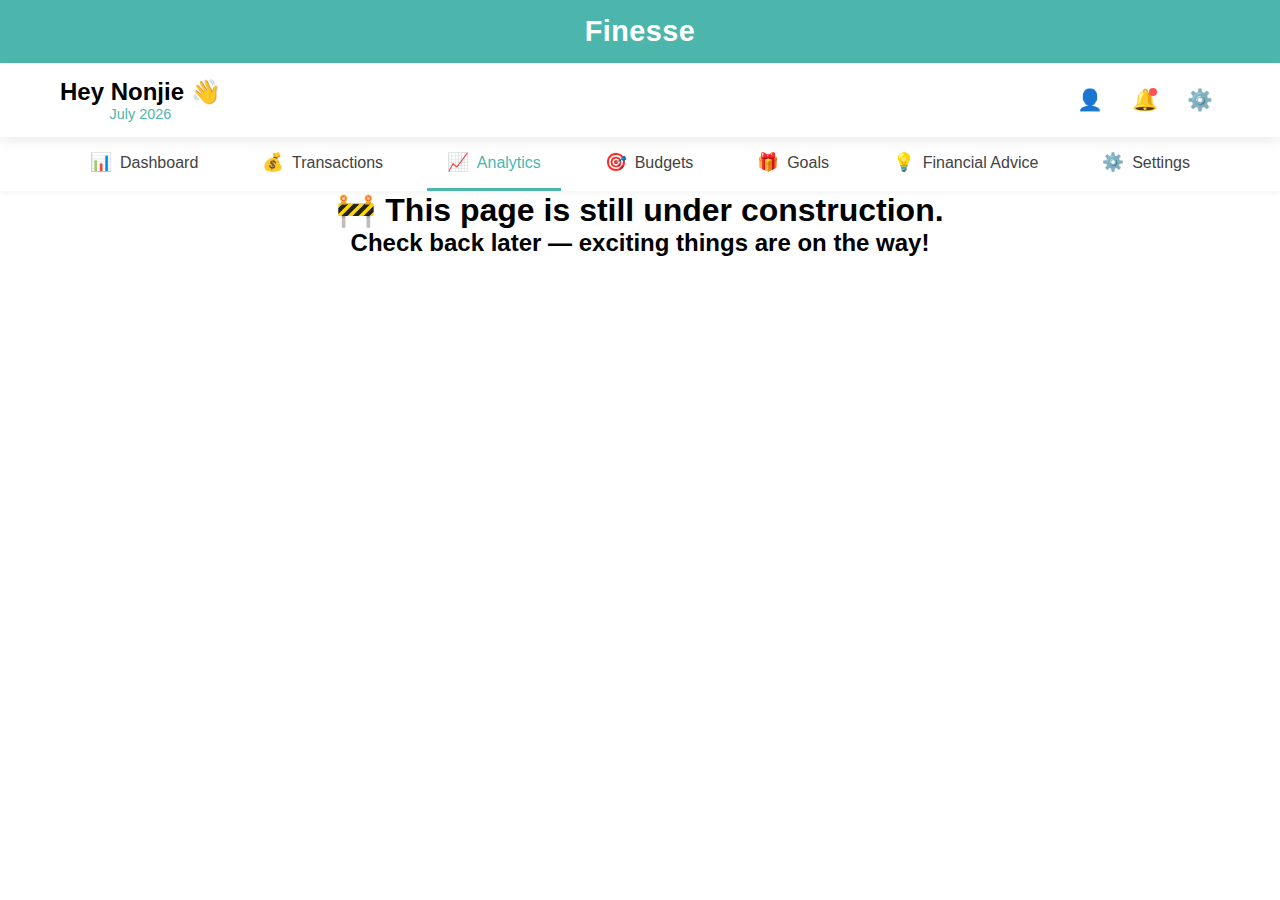
<file: analytics.html>
<!DOCTYPE html>
<html lang="en">
  <head>
    <meta charset="UTF-8" />
    <meta name="viewport" content="width=device-width, initial-scale=1.0" />
    <title>Analytics</title>
    <link rel="stylesheet" href="src/analyticsStyle.css" />
  </head>
  <body>
    <!-- App Banner -->
    <div class="app-banner">
      <h1>Finesse</h1>
    </div>

    <!-- Header Section -->
    <header>
      <div class="container">
        <div class="header-content">
          <div class="greeting">
            <h2>Hey Nonjie 👋</h2>
            <p id="current-month">October 2025</p>
          </div>
          <div class="header-icons">
            <button class="icon-btn" id="profile-btn">👤</button>
            <button class="icon-btn" id="notifications-btn">
              🔔
              <span class="notification-dot"></span>
            </button>
            <button class="icon-btn" id="settings-btn">⚙️</button>
          </div>
        </div>
      </div>
    </header>

    <!-- Navigation Menu -->
    <nav>
      <div class="container">
        <button class="mobile-menu-toggle" id="mobile-menu-toggle">☰</button>
        <div class="nav-container" id="nav-container">
          <a href="dashboard.html" class="nav-item">
            <span class="nav-icon">📊</span>
            <span>Dashboard</span>
          </a>
          <a href="transactions.html" class="nav-item">
            <span class="nav-icon">💰</span>
            <span>Transactions</span>
          </a>
          <a href="analytics.html" class="nav-item active">
            <span class="nav-icon">📈</span>
            <span>Analytics</span>
          </a>
          <a href="budgets.html" class="nav-item">
            <span class="nav-icon">🎯</span>
            <span>Budgets</span>
          </a>
          <a href="goals.html" class="nav-item">
            <span class="nav-icon">🎁</span>
            <span>Goals</span>
          </a>
          <a href="chatBot.html" class="nav-item">
            <span class="nav-icon">💡</span>
            <span>Financial Advice</span>
          </a>
          <a href="settings.html" class="nav-item">
            <span class="nav-icon">⚙️</span>
            <span>Settings</span>
          </a>
        </div>
      </div>
    </nav>
    <main class="container">
      <h1>🚧 This page is still under construction.</h1>
      <h2>Check back later — exciting things are on the way!</h2>
    </main>
    <script type="module" src="src/analyticsScript.js"></script>
  </body>
</html>
</file>
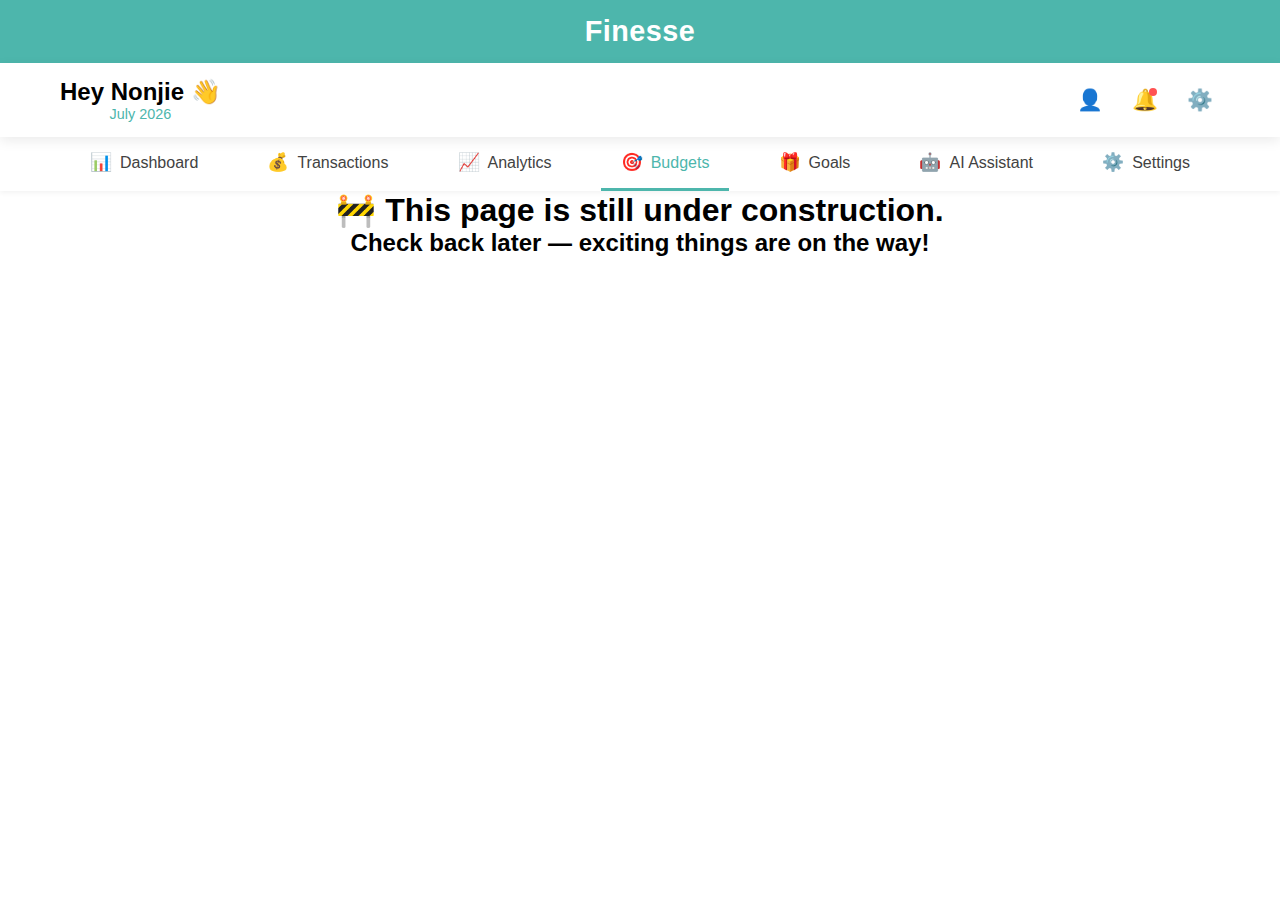
<file: budgets.html>
<!DOCTYPE html>
<html lang="en">
  <head>
    <meta charset="UTF-8" />
    <meta name="viewport" content="width=device-width, initial-scale=1.0" />
    <title>Budgets</title>
    <link rel="stylesheet" href="src/budgetStyle.css" />
  </head>
  <body>
    <!-- App Banner -->
    <div class="app-banner">
      <h1>Finesse</h1>
    </div>

    <!-- Header Section -->
    <header>
      <div class="container">
        <div class="header-content">
          <div class="greeting">
            <h2>Hey Nonjie 👋</h2>
            <p id="current-month">October 2025</p>
          </div>
          <div class="header-icons">
            <button class="icon-btn" id="profile-btn">👤</button>
            <button class="icon-btn" id="notifications-btn">
              🔔
              <span class="notification-dot"></span>
            </button>
            <button class="icon-btn" id="settings-btn">⚙️</button>
          </div>
        </div>
      </div>
    </header>

    <!-- Navigation Menu -->
    <nav>
      <div class="container">
        <button class="mobile-menu-toggle" id="mobile-menu-toggle">☰</button>
        <div class="nav-container" id="nav-container">
          <a href="dashboard.html" class="nav-item">
            <span class="nav-icon">📊</span>
            <span>Dashboard</span>
          </a>
          <a href="transactions.html" class="nav-item">
            <span class="nav-icon">💰</span>
            <span>Transactions</span>
          </a>
          <a href="analytics.html" class="nav-item">
            <span class="nav-icon">📈</span>
            <span>Analytics</span>
          </a>
          <a href="budgets.html" class="nav-item active">
            <span class="nav-icon">🎯</span>
            <span>Budgets</span>
          </a>
          <a href="goals.html" class="nav-item">
            <span class="nav-icon">🎁</span>
            <span>Goals</span>
          </a>
          <a href="chatBot.html" class="nav-item">
            <span class="nav-icon">🤖</span>
            <span>AI Assistant</span>
          </a>
          <a href="settings.html" class="nav-item">
            <span class="nav-icon">⚙️</span>
            <span>Settings</span>
          </a>
        </div>
      </div>
    </nav>
    <main class="container">
      <h1>🚧 This page is still under construction.</h1>
      <h2>Check back later — exciting things are on the way!</h2>
    </main>
    <script type="module" src="src/budgetScript.js"></script>
  </body>
</html>
</file>
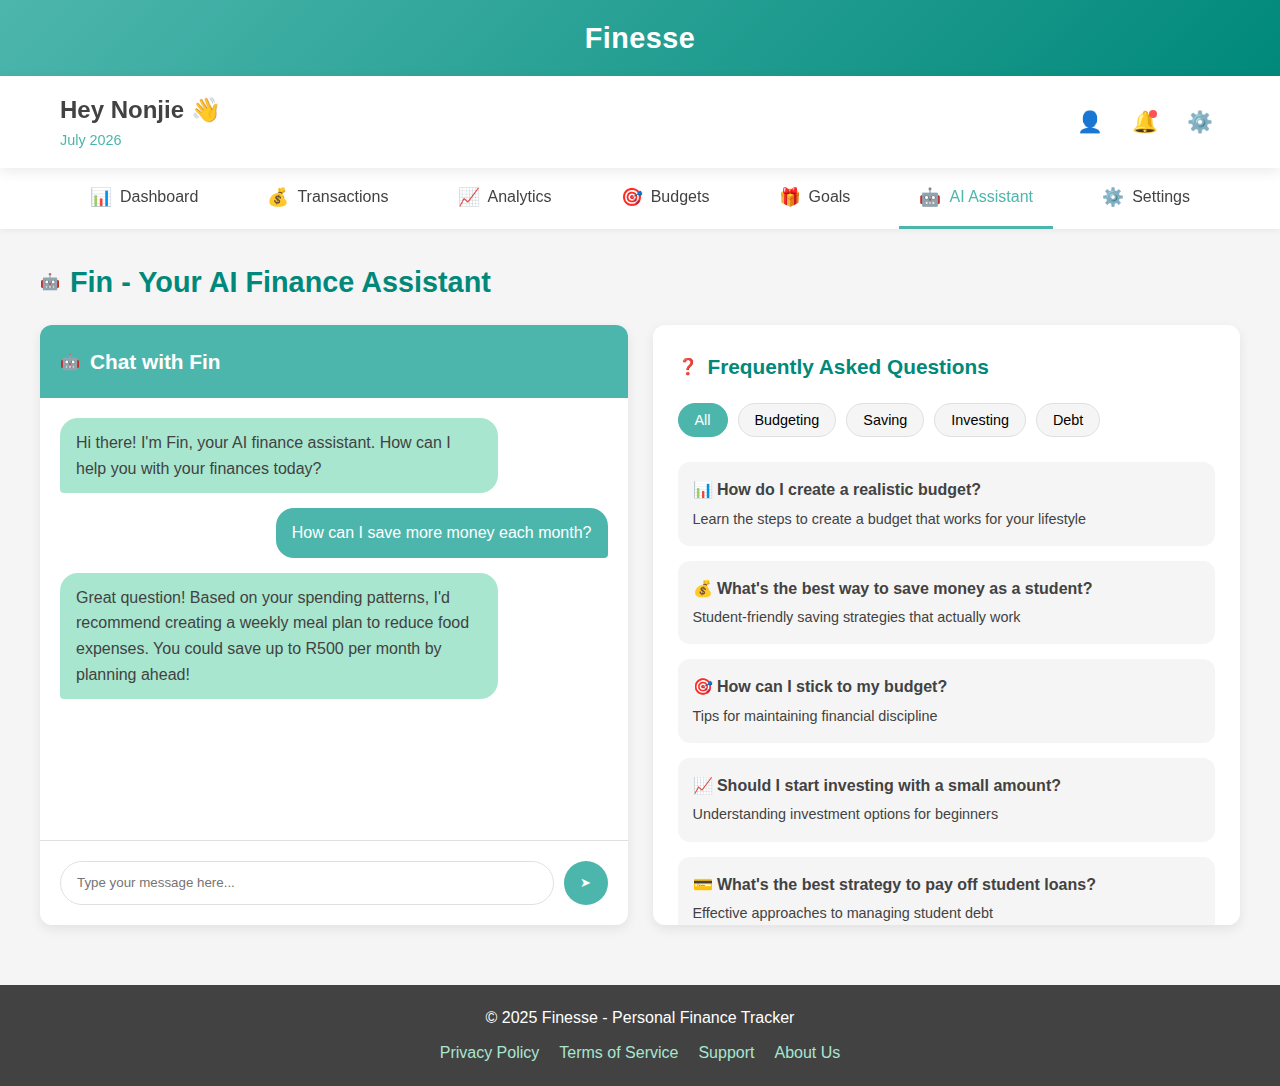
<file: chatBot.html>
<!DOCTYPE html>
<html lang="en">
  <head>
    <meta charset="UTF-8" />
    <meta name="viewport" content="width=device-width, initial-scale=1.0" />
    <title>Ask Fin</title>
    <link rel="stylesheet" href="src/chatStyle.css" />
  </head>
  <body>
    <!-- App Banner -->
    <div class="app-banner">
      <h1>Finesse</h1>
    </div>

    <!-- Header Section -->
    <header>
      <div class="container">
        <div class="header-content">
          <div class="greeting">
            <h2>Hey Nonjie 👋</h2>
            <p id="current-month">October 2025</p>
          </div>
          <div class="header-icons">
            <button class="icon-btn" id="profile-btn">👤</button>
            <button class="icon-btn" id="notifications-btn">
              🔔
              <span class="notification-dot"></span>
            </button>
            <button class="icon-btn" id="settings-btn">⚙️</button>
          </div>
        </div>
      </div>
    </header>

    <!-- Navigation Menu -->
    <nav>
      <div class="container">
        <button class="mobile-menu-toggle" id="mobile-menu-toggle">☰</button>
        <div class="nav-container" id="nav-container">
          <a href="dashboard.html" class="nav-item">
            <span class="nav-icon">📊</span>
            <span>Dashboard</span>
          </a>
          <a href="transactions.html" class="nav-item">
            <span class="nav-icon">💰</span>
            <span>Transactions</span>
          </a>
          <a href="analytics.html" class="nav-item">
            <span class="nav-icon">📈</span>
            <span>Analytics</span>
          </a>
          <a href="budgets.html" class="nav-item">
            <span class="nav-icon">🎯</span>
            <span>Budgets</span>
          </a>
          <a href="goals.html" class="nav-item">
            <span class="nav-icon">🎁</span>
            <span>Goals</span>
          </a>
          <a href="chatBot.html" class="nav-item active">
            <span class="nav-icon">🤖</span>
            <span>AI Assistant</span>
          </a>
          <a href="settings.html" class="nav-item">
            <span class="nav-icon">⚙️</span>
            <span>Settings</span>
          </a>
        </div>
      </div>
    </nav>

    <!-- AI Assistant Page Content -->
    <main class="container ai-assistant-page">
      <div class="page-title">
        <span>🤖</span>
        <h2>Fin - Your AI Finance Assistant</h2>
      </div>

      <div class="ai-container">
        <!-- Chat Container -->
        <div class="chat-container">
          <div class="chat-header">
            <span>🤖</span>
            <h3>Chat with Fin</h3>
          </div>
          <div class="chat-messages" id="chat-messages">
            <div class="message ai-message">
              Hi there! I'm Fin, your AI finance assistant. How can I help you
              with your finances today?
            </div>
            <div class="message user-message">
              How can I save more money each month?
            </div>
            <div class="message ai-message">
              Great question! Based on your spending patterns, I'd recommend
              creating a weekly meal plan to reduce food expenses. You could
              save up to R500 per month by planning ahead!
            </div>
          </div>
          <div class="typing-indicator" id="typing-indicator">
            <div class="typing-dots">
              <div class="typing-dot"></div>
              <div class="typing-dot"></div>
              <div class="typing-dot"></div>
            </div>
          </div>
          <div class="chat-input-container">
            <input
              type="text"
              class="chat-input"
              id="chat-input"
              placeholder="Type your message here..."
            />
            <button class="send-button" id="send-button">➤</button>
          </div>
        </div>

        <!-- FAQ Panel -->
        <div class="faq-panel">
          <div class="faq-header">
            <span>❓</span>
            <h3>Frequently Asked Questions</h3>
          </div>

          <div class="faq-categories">
            <button class="category-btn active" data-category="all">All</button>
            <button class="category-btn" data-category="budgeting">
              Budgeting
            </button>
            <button class="category-btn" data-category="saving">Saving</button>
            <button class="category-btn" data-category="investing">
              Investing
            </button>
            <button class="category-btn" data-category="debt">Debt</button>
          </div>

          <div class="faq-questions">
            <div class="faq-question" data-category="budgeting">
              <h4>📊 How do I create a realistic budget?</h4>
              <p>
                Learn the steps to create a budget that works for your lifestyle
              </p>
            </div>
            <div class="faq-question" data-category="saving">
              <h4>💰 What's the best way to save money as a student?</h4>
              <p>Student-friendly saving strategies that actually work</p>
            </div>
            <div class="faq-question" data-category="budgeting">
              <h4>🎯 How can I stick to my budget?</h4>
              <p>Tips for maintaining financial discipline</p>
            </div>
            <div class="faq-question" data-category="investing">
              <h4>📈 Should I start investing with a small amount?</h4>
              <p>Understanding investment options for beginners</p>
            </div>
            <div class="faq-question" data-category="debt">
              <h4>💳 What's the best strategy to pay off student loans?</h4>
              <p>Effective approaches to managing student debt</p>
            </div>
            <div class="faq-question" data-category="saving">
              <h4>🛒 How can I reduce my grocery spending?</h4>
              <p>Smart shopping strategies to cut food costs</p>
            </div>
          </div>

          <div class="message-templates">
            <div class="templates-header">
              <span>💬</span>
              <h4>Quick Message Templates</h4>
            </div>
            <div class="template-buttons">
              <button class="template-btn" data-template="analyze-spending">
                📊 Analyze my spending
              </button>
              <button class="template-btn" data-template="saving-tips">
                💰 Give me saving tips
              </button>
              <button class="template-btn" data-template="budget-review">
                🎯 Review my budget
              </button>
              <button class="template-btn" data-template="debt-strategy">
                💳 Help with debt strategy
              </button>
            </div>
          </div>
        </div>
      </div>
    </main>

    <!-- Footer -->
    <footer>
      <div class="container">
        <div class="footer-content">
          <p>&copy; 2025 Finesse - Personal Finance Tracker</p>
          <div class="footer-links">
            <a href="#" class="footer-link">Privacy Policy</a>
            <a href="#" class="footer-link">Terms of Service</a>
            <a href="#" class="footer-link">Support</a>
            <a href="#" class="footer-link">About Us</a>
          </div>
        </div>
      </div>
    </footer>
    <script type="module" src="src/chatScript.js"></script>
  </body>
</html>
</file>
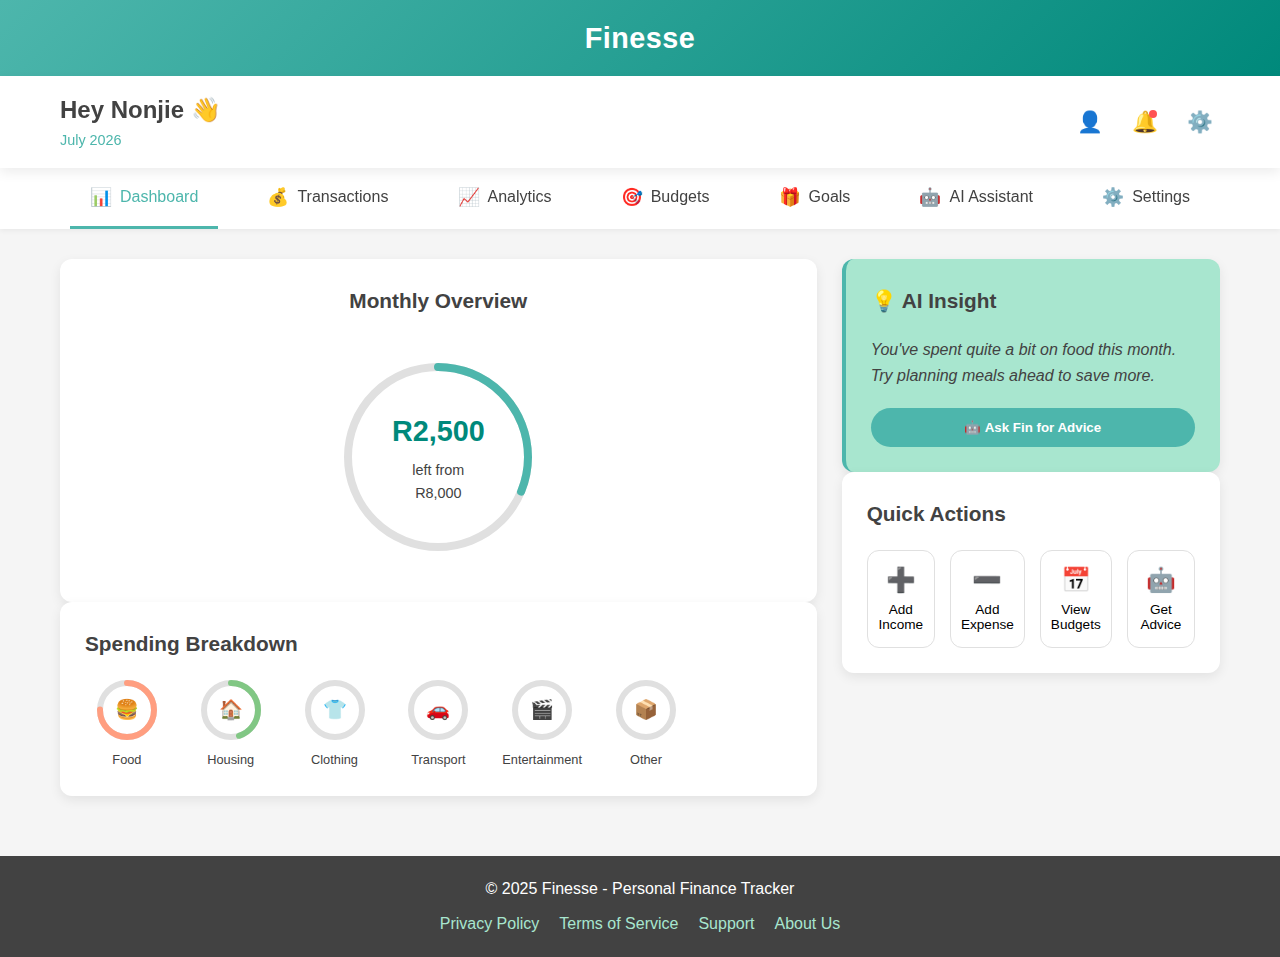
<file: dashboard.html>
<!DOCTYPE html>
<html lang="en">
  <head>
    <meta charset="UTF-8" />
    <meta name="viewport" content="width=device-width, initial-scale=1.0" />
    <title>Landing page</title>
    <link rel="stylesheet" href="src/style.css" />
  </head>
  <body>
    <!-- App Banner -->
    <div class="app-banner">
      <h1>Finesse</h1>
    </div>

    <!-- Header Section -->
    <header>
      <div class="container">
        <div class="header-content">
          <div class="greeting">
            <h2>Hey Nonjie 👋</h2>
            <p id="current-month">October 2025</p>
          </div>
          <div class="header-icons">
            <button class="icon-btn" id="profile-btn">👤</button>
            <button class="icon-btn" id="notifications-btn">
              🔔
              <span class="notification-dot"></span>
            </button>
            <button class="icon-btn" id="settings-btn">⚙️</button>
          </div>
        </div>
      </div>
    </header>

    <!-- Navigation Menu -->
    <nav>
      <div class="container">
        <button class="mobile-menu-toggle" id="mobile-menu-toggle">☰</button>
        <div class="nav-container" id="nav-container">
          <a href="#" class="nav-item active">
            <span class="nav-icon">📊</span>
            <span>Dashboard</span>
          </a>
          <a href="#" class="nav-item">
            <span class="nav-icon">💰</span>
            <span>Transactions</span>
          </a>
          <a href="#" class="nav-item">
            <span class="nav-icon">📈</span>
            <span>Analytics</span>
          </a>
          <a href="#" class="nav-item">
            <span class="nav-icon">🎯</span>
            <span>Budgets</span>
          </a>
          <a href="#" class="nav-item">
            <span class="nav-icon">🎁</span>
            <span>Goals</span>
          </a>
          <a href="#" class="nav-item">
            <span class="nav-icon">🤖</span>
            <span>AI Assistant</span>
          </a>
          <a href="#" class="nav-item">
            <span class="nav-icon">⚙️</span>
            <span>Settings</span>
          </a>
        </div>
      </div>
    </nav>

    <!-- Main Dashboard Content -->
    <main class="container">
      <div class="dashboard">
        <!-- Left Column -->
        <div class="left-column">
          <!-- Monthly Overview -->
          <section class="card monthly-overview">
            <h2 class="card-title">Monthly Overview</h2>
            <div class="progress-ring-container">
              <svg class="progress-ring" width="200" height="200">
                <circle
                  class="progress-ring-bg"
                  cx="100"
                  cy="100"
                  r="90"
                ></circle>
                <circle
                  class="progress-ring-fill"
                  cx="100"
                  cy="100"
                  r="90"
                ></circle>
              </svg>
              <div class="progress-text">
                <div class="progress-amount" id="remaining-amount">R2,500</div>
                <div class="progress-subtext">left from R8,000</div>
              </div>
            </div>
          </section>

          <!-- Spending Breakdown -->
          <section class="card">
            <h2 class="card-title">Spending Breakdown</h2>
            <div class="spending-breakdown">
              <!-- Food Category -->
              <div class="category-item">
                <div class="category-progress">
                  <svg class="category-ring" width="60" height="60">
                    <circle
                      class="category-ring-bg"
                      cx="30"
                      cy="30"
                      r="27"
                    ></circle>
                    <circle
                      class="category-ring-fill food-fill"
                      cx="30"
                      cy="30"
                      r="27"
                      stroke="#FF9E80"
                    ></circle>
                  </svg>
                  <div class="category-icon">🍔</div>
                </div>
                <div class="category-name">Food</div>
              </div>

              <!-- Housing Category -->
              <div class="category-item">
                <div class="category-progress">
                  <svg class="category-ring" width="60" height="60">
                    <circle
                      class="category-ring-bg"
                      cx="30"
                      cy="30"
                      r="27"
                    ></circle>
                    <circle
                      class="category-ring-fill housing-fill"
                      cx="30"
                      cy="30"
                      r="27"
                      stroke="#81C784"
                    ></circle>
                  </svg>
                  <div class="category-icon">🏠</div>
                </div>
                <div class="category-name">Housing</div>
              </div>

              <!-- Clothing Category -->
              <div class="category-item">
                <div class="category-progress">
                  <svg class="category-ring" width="60" height="60">
                    <circle
                      class="category-ring-bg"
                      cx="30"
                      cy="30"
                      r="27"
                    ></circle>
                    <circle
                      class="category-ring-fill clothing-fill"
                      cx="30"
                      cy="30"
                      r="27"
                      stroke="#64B5F6"
                    ></circle>
                  </svg>
                  <div class="category-icon">👕</div>
                </div>
                <div class="category-name">Clothing</div>
              </div>

              <!-- Transport Category -->
              <div class="category-item">
                <div class="category-progress">
                  <svg class="category-ring" width="60" height="60">
                    <circle
                      class="category-ring-bg"
                      cx="30"
                      cy="30"
                      r="27"
                    ></circle>
                    <circle
                      class="category-ring-fill transport-fill"
                      cx="30"
                      cy="30"
                      r="27"
                      stroke="#FFD54F"
                    ></circle>
                  </svg>
                  <div class="category-icon">🚗</div>
                </div>
                <div class="category-name">Transport</div>
              </div>

              <!-- Entertainment Category -->
              <div class="category-item">
                <div class="category-progress">
                  <svg class="category-ring" width="60" height="60">
                    <circle
                      class="category-ring-bg"
                      cx="30"
                      cy="30"
                      r="27"
                    ></circle>
                    <circle
                      class="category-ring-fill entertainment-fill"
                      cx="30"
                      cy="30"
                      r="27"
                      stroke="#BA68C8"
                    ></circle>
                  </svg>
                  <div class="category-icon">🎬</div>
                </div>
                <div class="category-name">Entertainment</div>
              </div>

              <!-- Other Category -->
              <div class="category-item">
                <div class="category-progress">
                  <svg class="category-ring" width="60" height="60">
                    <circle
                      class="category-ring-bg"
                      cx="30"
                      cy="30"
                      r="27"
                    ></circle>
                    <circle
                      class="category-ring-fill other-fill"
                      cx="30"
                      cy="30"
                      r="27"
                      stroke="#4DB6AC"
                    ></circle>
                  </svg>
                  <div class="category-icon">📦</div>
                </div>
                <div class="category-name">Other</div>
              </div>
            </div>
          </section>
        </div>

        <!-- Right Column -->
        <div class="right-column">
          <!-- AI Advice Section -->
          <section class="card ai-advice">
            <h2 class="card-title">💡 AI Insight</h2>
            <p class="ai-message">
              You've spent quite a bit on food this month. Try planning meals
              ahead to save more.
            </p>
            <button class="ai-button" id="ai-advice-btn">
              🤖 Ask Fin for Advice
            </button>
          </section>

          <!-- Quick Actions -->
          <section class="card">
            <h2 class="card-title">Quick Actions</h2>
            <div class="quick-actions">
              <button class="action-btn" id="add-income-btn">
                <span class="action-icon">➕</span>
                <span class="action-label">Add Income</span>
              </button>
              <button class="action-btn" id="add-expense-btn">
                <span class="action-icon">➖</span>
                <span class="action-label">Add Expense</span>
              </button>
              <button class="action-btn" id="view-budgets-btn">
                <span class="action-icon">📅</span>
                <span class="action-label">View Budgets</span>
              </button>
              <button class="action-btn" id="get-advice-btn">
                <span class="action-icon">🤖</span>
                <span class="action-label">Get Advice</span>
              </button>
            </div>
          </section>
        </div>
      </div>
    </main>

    <!-- Footer -->
    <footer>
      <div class="container">
        <div class="footer-content">
          <p>&copy; 2025 Finesse - Personal Finance Tracker</p>
          <div class="footer-links">
            <a href="#" class="footer-link">Privacy Policy</a>
            <a href="#" class="footer-link">Terms of Service</a>
            <a href="#" class="footer-link">Support</a>
            <a href="#" class="footer-link">About Us</a>
          </div>
        </div>
      </div>
    </footer>

    <!-- Modal for AI Advice -->
    <div class="modal" id="ai-modal">
      <div class="modal-content">
        <button class="modal-close" id="close-ai-modal">×</button>
        <h2 class="modal-title">💡 Fin's Advice</h2>
        <p class="modal-text">
          Based on your spending patterns, I recommend creating a weekly meal
          plan to reduce food expenses. You could save up to R500 per month by
          planning ahead and avoiding last-minute takeout orders.
        </p>
        <div class="modal-actions">
          <button class="modal-btn modal-btn-secondary" id="close-modal-btn">
            Close
          </button>
          <button class="modal-btn modal-btn-primary" id="more-advice-btn">
            More Tips
          </button>
        </div>
      </div>
    </div>
    <script type="module" src="src/script.js"></script>
  </body>
</html>
</file>
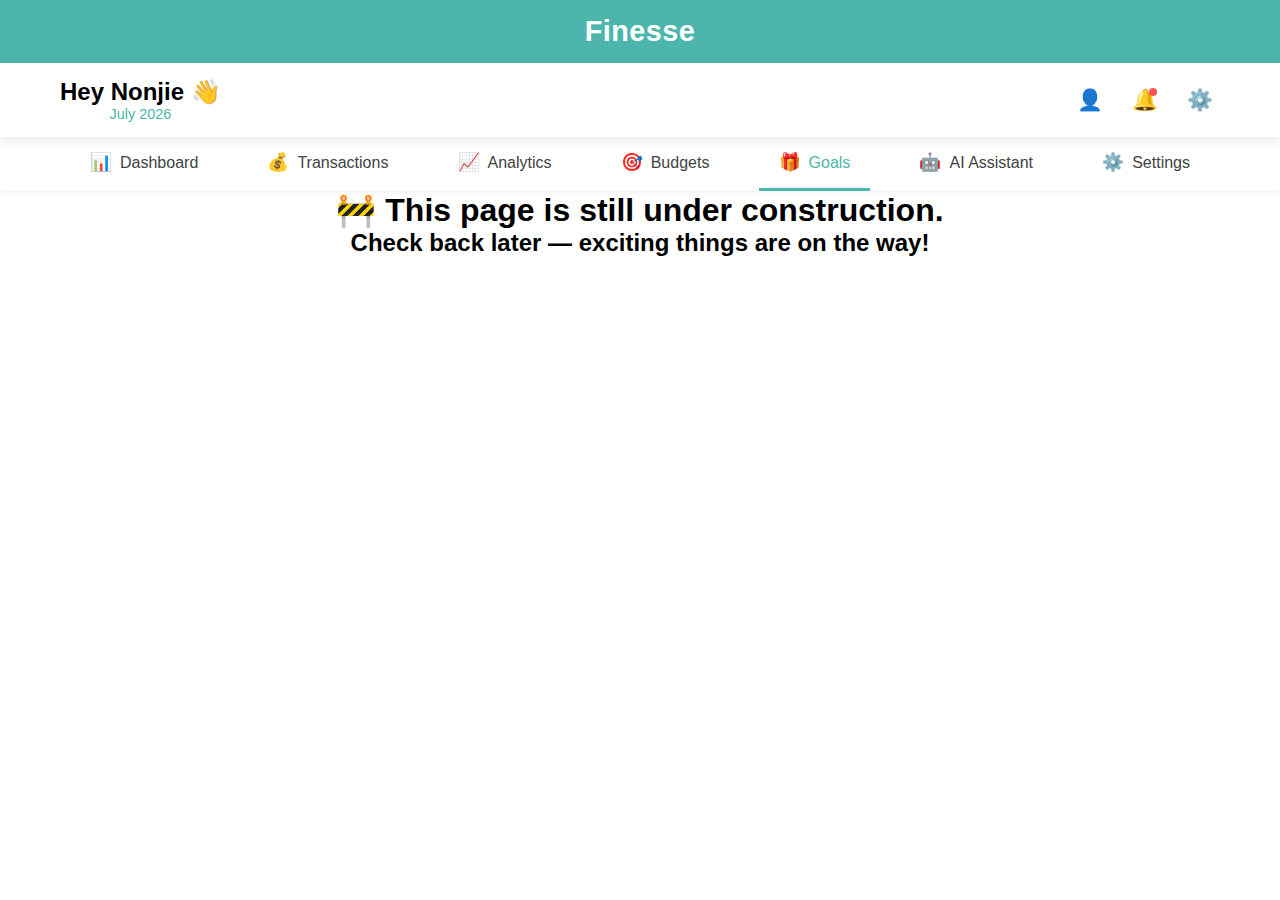
<file: goals.html>
<!DOCTYPE html>
<html lang="en">
  <head>
    <meta charset="UTF-8" />
    <meta name="viewport" content="width=device-width, initial-scale=1.0" />
    <title>Goals</title>
    <link rel="stylesheet" href="src/goalsStyle.css" />
  </head>
  <body>
    <!-- App Banner -->
    <div class="app-banner">
      <h1>Finesse</h1>
    </div>

    <!-- Header Section -->
    <header>
      <div class="container">
        <div class="header-content">
          <div class="greeting">
            <h2>Hey Nonjie 👋</h2>
            <p id="current-month">October 2025</p>
          </div>
          <div class="header-icons">
            <button class="icon-btn" id="profile-btn">👤</button>
            <button class="icon-btn" id="notifications-btn">
              🔔
              <span class="notification-dot"></span>
            </button>
            <button class="icon-btn" id="settings-btn">⚙️</button>
          </div>
        </div>
      </div>
    </header>

    <!-- Navigation Menu -->
    <nav>
      <div class="container">
        <button class="mobile-menu-toggle" id="mobile-menu-toggle">☰</button>
        <div class="nav-container" id="nav-container">
          <a href="dashboard.html" class="nav-item">
            <span class="nav-icon">📊</span>
            <span>Dashboard</span>
          </a>
          <a href="transactions.html" class="nav-item">
            <span class="nav-icon">💰</span>
            <span>Transactions</span>
          </a>
          <a href="analytics.html" class="nav-item">
            <span class="nav-icon">📈</span>
            <span>Analytics</span>
          </a>
          <a href="budgets.html" class="nav-item">
            <span class="nav-icon">🎯</span>
            <span>Budgets</span>
          </a>
          <a href="goals.html" class="nav-item active">
            <span class="nav-icon">🎁</span>
            <span>Goals</span>
          </a>
          <a href="chatBot.html" class="nav-item">
            <span class="nav-icon">🤖</span>
            <span>AI Assistant</span>
          </a>
          <a href="settings.html" class="nav-item">
            <span class="nav-icon">⚙️</span>
            <span>Settings</span>
          </a>
        </div>
      </div>
    </nav>
    <main class="container">
      <h1>🚧 This page is still under construction.</h1>
      <h2>Check back later — exciting things are on the way!</h2>
    </main>
    <script type="module" src="src/goalsScript.js"></script>
  </body>
</html>
</file>
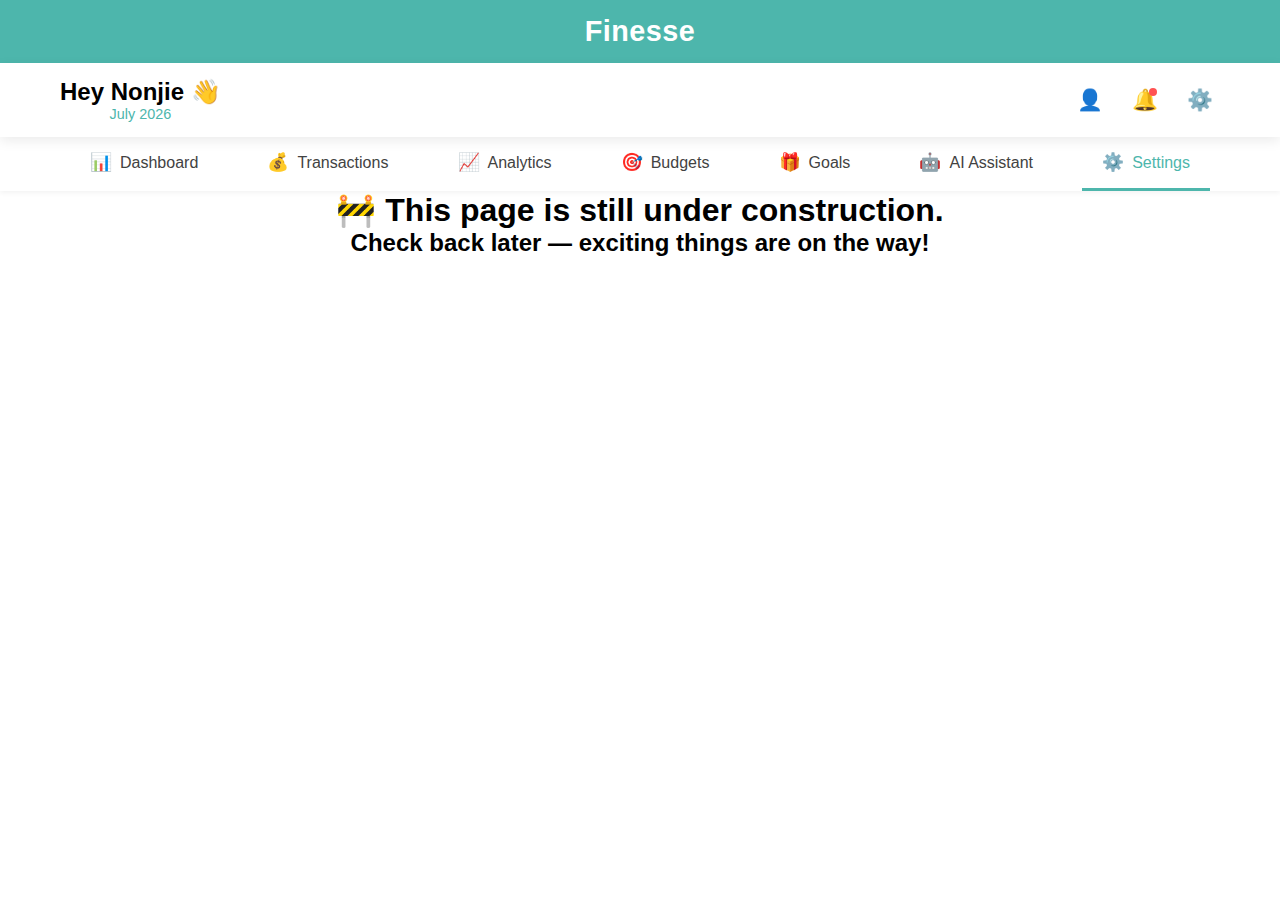
<file: settings.html>
<!DOCTYPE html>
<html lang="en">
  <head>
    <meta charset="UTF-8" />
    <meta name="viewport" content="width=device-width, initial-scale=1.0" />
    <title>Settings</title>
    <link rel="stylesheet" href="src/settingsStyle.css" />
  </head>
  <body>
    <!-- App Banner -->
    <div class="app-banner">
      <h1>Finesse</h1>
    </div>

    <!-- Header Section -->
    <header>
      <div class="container">
        <div class="header-content">
          <div class="greeting">
            <h2>Hey Nonjie 👋</h2>
            <p id="current-month">October 2025</p>
          </div>
          <div class="header-icons">
            <button class="icon-btn" id="profile-btn">👤</button>
            <button class="icon-btn" id="notifications-btn">
              🔔
              <span class="notification-dot"></span>
            </button>
            <button class="icon-btn" id="settings-btn">⚙️</button>
          </div>
        </div>
      </div>
    </header>

    <!-- Navigation Menu -->
    <nav>
      <div class="container">
        <button class="mobile-menu-toggle" id="mobile-menu-toggle">☰</button>
        <div class="nav-container" id="nav-container">
          <a href="dashboard.html" class="nav-item">
            <span class="nav-icon">📊</span>
            <span>Dashboard</span>
          </a>
          <a href="transactions.html" class="nav-item">
            <span class="nav-icon">💰</span>
            <span>Transactions</span>
          </a>
          <a href="analytics.html" class="nav-item">
            <span class="nav-icon">📈</span>
            <span>Analytics</span>
          </a>
          <a href="budgets.html" class="nav-item">
            <span class="nav-icon">🎯</span>
            <span>Budgets</span>
          </a>
          <a href="goals.html" class="nav-item">
            <span class="nav-icon">🎁</span>
            <span>Goals</span>
          </a>
          <a href="chatBot.html" class="nav-item">
            <span class="nav-icon">🤖</span>
            <span>AI Assistant</span>
          </a>
          <a href="settings.html" class="nav-item active">
            <span class="nav-icon">⚙️</span>
            <span>Settings</span>
          </a>
        </div>
      </div>
    </nav>
    <main class="container">
      <h1>🚧 This page is still under construction.</h1>
      <h2>Check back later — exciting things are on the way!</h2>
    </main>
    <script type="module" src="src/settingsScript.js"></script>
  </body>
</html>
</file>
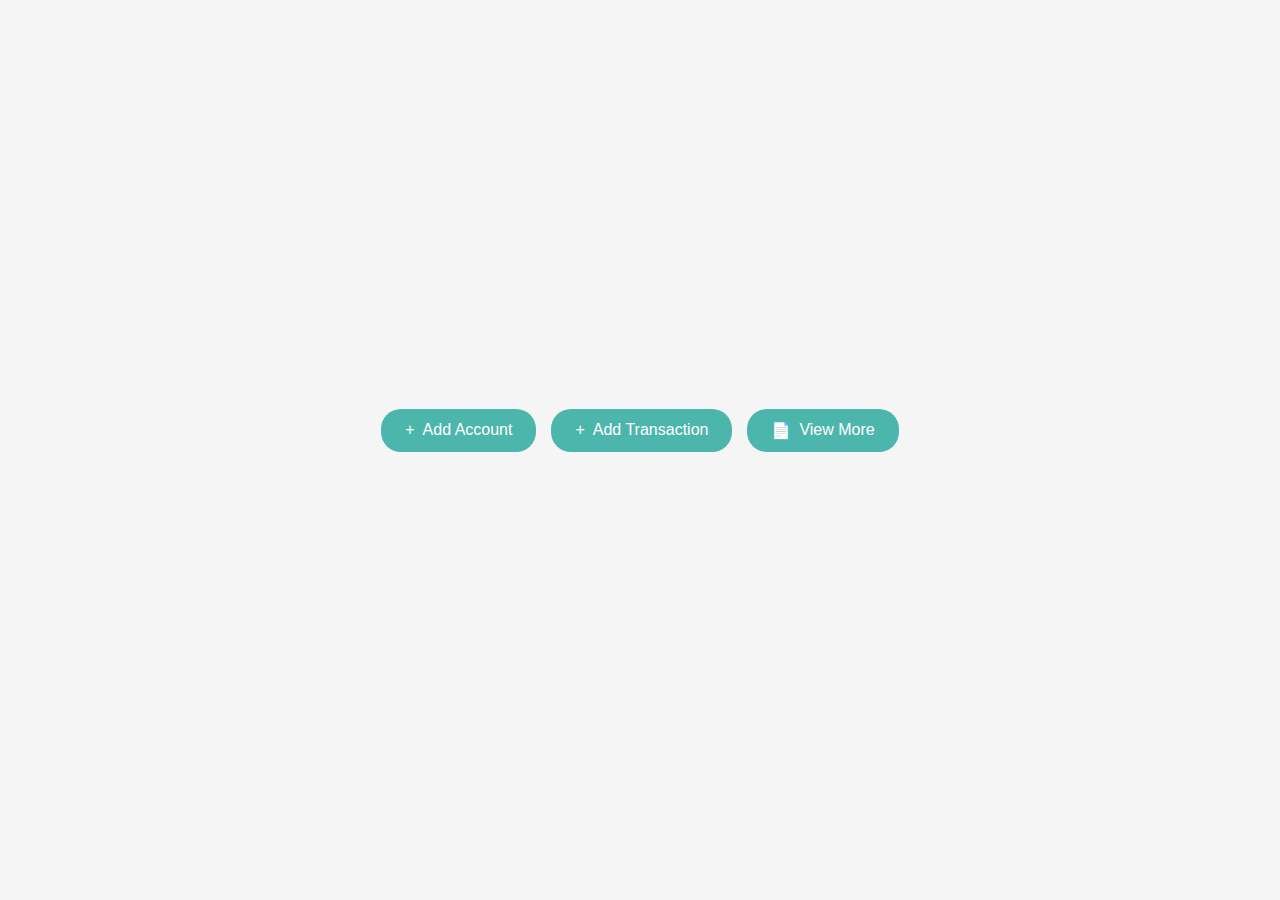
<file: test.html>
<!DOCTYPE html>
<html lang="en">
  <head>
    <meta charset="UTF-8" />
    <meta name="viewport" content="width=device-width, initial-scale=1.0" />
    <title>Document</title>
    <style>
        /* CSS Variables for consistent theming */
:root {
  --mint-green: #a8e6cf;
  --teal: #4db6ac;
  --dark-teal: #00897b;
  --light-gray: #f5f5f5;
  --medium-gray: #e0e0e0;
  --dark-gray: #424242;
  --white: #ffffff;
  --income-green: #4caf50;
  --expense-red: #f44336;
  --shadow: 0 4px 12px rgba(0, 0, 0, 0.08);
  --radius: 12px;
  --transition: all 0.3s ease;
}

/* Base Styles */
* {
  margin: 0;
  padding: 0;
  box-sizing: border-box;
  font-family: "Segoe UI", Tahoma, Geneva, Verdana, sans-serif;
}

body {
  background-color: var(--light-gray);
  color: var(--dark-gray);
  line-height: 1.6;
  min-height: 100vh;
  display: flex;
  flex-direction: column;
  align-items: center;
  justify-content: center;
  padding: 20px;
}

.demo-container {
  max-width: 800px;
  width: 100%;
  text-align: center;
}

h1 {
  color: var(--dark-teal);
  margin-bottom: 30px;
}

.button-group {
  display: flex;
  gap: 15px;
  justify-content: center;
  flex-wrap: wrap;
  margin-bottom: 40px;
}

.demo-btn {
  background-color: var(--teal);
  color: white;
  border: none;
  border-radius: 20px;
  padding: 12px 24px;
  font-size: 1rem;
  cursor: pointer;
  transition: var(--transition);
  display: flex;
  align-items: center;
  gap: 8px;
}

.demo-btn:hover {
  background-color: var(--dark-teal);
  transform: translateY(-2px);
}

/* Modal Overlay */
.modal-overlay {
  display: none;
  position: fixed;
  top: 0;
  left: 0;
  width: 100%;
  height: 100%;
  background-color: rgba(0, 0, 0, 0.5);
  z-index: 1000;
  justify-content: center;
  align-items: center;
  animation: fadeIn 0.3s ease;
}

@keyframes fadeIn {
  from {
    opacity: 0;
  }
  to {
    opacity: 1;
  }
}

/* Modal Content */
.modal-content {
  background-color: var(--white);
  border-radius: var(--radius);
  width: 90%;
  max-width: 450px;
  box-shadow: 0 10px 25px rgba(0, 0, 0, 0.2);
  animation: slideUp 0.3s ease;
  overflow: hidden;
}

@keyframes slideUp {
  from {
    transform: translateY(30px);
    opacity: 0;
  }
  to {
    transform: translateY(0);
    opacity: 1;
  }
}

.modal-header {
  padding: 20px;
  border-bottom: 1px solid var(--medium-gray);
  display: flex;
  justify-content: space-between;
  align-items: center;
}

.modal-title {
  font-size: 1.3rem;
  font-weight: 600;
  color: var(--dark-teal);
  display: flex;
  align-items: center;
  gap: 8px;
}

.modal-close {
  background: none;
  border: none;
  font-size: 1.5rem;
  cursor: pointer;
  color: var(--dark-gray);
  transition: var(--transition);
  width: 32px;
  height: 32px;
  display: flex;
  align-items: center;
  justify-content: center;
  border-radius: 50%;
}

.modal-close:hover {
  background-color: var(--light-gray);
  color: var(--dark-teal);
}

.modal-body {
  padding: 20px;
}

.modal-footer {
  padding: 20px;
  border-top: 1px solid var(--medium-gray);
  display: flex;
  justify-content: flex-end;
  gap: 10px;
}

/* Form Styles */
.form-group {
  margin-bottom: 20px;
  text-align: left;
}

.form-label {
  display: block;
  margin-bottom: 8px;
  font-weight: 500;
  color: var(--dark-gray);
}

.form-control {
  width: 100%;
  padding: 12px 16px;
  border: 1px solid var(--medium-gray);
  border-radius: var(--radius);
  font-size: 1rem;
  transition: var(--transition);
}

.form-control:focus {
  outline: none;
  border-color: var(--teal);
  box-shadow: 0 0 0 2px rgba(77, 182, 172, 0.2);
}

select.form-control {
  appearance: none;
  background-image: url("data:image/svg+xml,%3Csvg xmlns='http://www.w3.org/2000/svg' width='16' height='16' viewBox='0 0 24 24' fill='none' stroke='%23424242' stroke-width='2' stroke-linecap='round' stroke-linejoin='round'%3E%3Cpath d='M6 9l6 6 6-6'/%3E%3C/svg%3E");
  background-repeat: no-repeat;
  background-position: right 16px center;
  padding-right: 40px;
}

/* Button Styles */
.btn {
  padding: 10px 20px;
  border-radius: 20px;
  border: none;
  font-weight: 600;
  cursor: pointer;
  transition: var(--transition);
}

.btn-primary {
  background-color: var(--teal);
  color: white;
}

.btn-primary:hover {
  background-color: var(--dark-teal);
}

.btn-secondary {
  background-color: var(--light-gray);
  color: var(--dark-gray);
}

.btn-secondary:hover {
  background-color: var(--medium-gray);
}

/* View More Modal Specific Styles */
.detail-card {
  background-color: var(--light-gray);
  border-radius: var(--radius);
  padding: 20px;
  margin-bottom: 20px;
}

.detail-row {
  display: flex;
  justify-content: space-between;
  margin-bottom: 12px;
  padding-bottom: 12px;
  border-bottom: 1px solid var(--medium-gray);
}

.detail-row:last-child {
  margin-bottom: 0;
  padding-bottom: 0;
  border-bottom: none;
}

.detail-label {
  font-weight: 500;
  color: var(--dark-gray);
}

.detail-value {
  font-weight: 600;
}

.income-value {
  color: var(--income-green);
}

.expense-value {
  color: var(--expense-red);
}

/* Mobile Responsiveness */
@media (max-width: 480px) {
  .modal-content {
    width: 95%;
  }

  .modal-header,
  .modal-body,
  .modal-footer {
    padding: 15px;
  }

  .button-group {
    flex-direction: column;
    align-items: center;
  }

  .demo-btn {
    width: 100%;
    max-width: 250px;
    justify-content: center;
  }
}
    </style>
  </head>
  <body>
    <div class="demo-container">
      <div class="button-group">
        <button class="demo-btn" id="open-add-account">
          <span>+</span>
          Add Account
        </button>
        <button class="demo-btn" id="open-add-transaction">
          <span>+</span>
          Add Transaction
        </button>
        <button class="demo-btn" id="open-view-more">
          <span>📄</span>
          View More
        </button>
      </div>
    </div>

    <!-- Add Account Modal -->
    <div class="modal-overlay" id="add-account-modal">
      <div class="modal-content">
        <div class="modal-header">
          <h3 class="modal-title">
            <span>🏦</span>
            Add New Account
          </h3>
          <button class="modal-close" id="close-add-account">×</button>
        </div>
        <div class="modal-body">
          <form id="add-account-form">
            <div class="form-group">
              <label for="account-name" class="form-label">Account Name</label>
              <input
                type="text"
                id="account-name"
                class="form-control"
                placeholder="e.g., Capitec Savings"
                required
              />
            </div>
            <div class="form-group">
              <label for="account-type" class="form-label">Account Type</label>
              <select id="account-type" class="form-control" required>
                <option value="" disabled selected>Select account type</option>
                <option value="bank">Bank Account</option>
                <option value="cash">Cash</option>
                <option value="investment">Investment</option>
                <option value="credit">Credit Card</option>
              </select>
            </div>
            <div class="form-group">
              <label for="initial-balance" class="form-label"
                >Initial Balance</label
              >
              <input
                type="number"
                id="initial-balance"
                class="form-control"
                placeholder="0.00"
                min="0"
                step="0.01"
                required
              />
            </div>
          </form>
        </div>
        <div class="modal-footer">
          <button
            type="button"
            class="btn btn-secondary"
            id="cancel-add-account"
          >
            Cancel
          </button>
          <button type="submit" form="add-account-form" class="btn btn-primary">
            Add Account
          </button>
        </div>
      </div>
    </div>

    <!-- Add Transaction Modal -->
    <div class="modal-overlay" id="add-transaction-modal">
      <div class="modal-content">
        <div class="modal-header">
          <h3 class="modal-title">
            <span>💰</span>
            Add New Transaction
          </h3>
          <button class="modal-close" id="close-add-transaction">×</button>
        </div>
        <div class="modal-body">
          <form id="add-transaction-form">
            <div class="form-group">
              <label for="transaction-type" class="form-label"
                >Transaction Type</label
              >
              <select id="transaction-type" class="form-control" required>
                <option value="" disabled selected>Select type</option>
                <option value="income">Income</option>
                <option value="expense">Expense</option>
              </select>
            </div>
            <div class="form-group">
              <label for="transaction-description" class="form-label"
                >Description</label
              >
              <input
                type="text"
                id="transaction-description"
                class="form-control"
                placeholder="e.g., Groceries, Salary, etc."
                required
              />
            </div>
            <div class="form-group">
              <label for="transaction-amount" class="form-label">Amount</label>
              <input
                type="number"
                id="transaction-amount"
                class="form-control"
                placeholder="0.00"
                min="0"
                step="0.01"
                required
              />
            </div>
            <div class="form-group">
              <label for="transaction-date" class="form-label">Date</label>
              <input
                type="date"
                id="transaction-date"
                class="form-control"
                required
              />
            </div>
            <div class="form-group">
              <label for="transaction-category" class="form-label"
                >Category</label
              >
              <select id="transaction-category" class="form-control" required>
                <option value="" disabled selected>Select category</option>
                <option value="food">Food & Dining</option>
                <option value="transport">Transport</option>
                <option value="bills">Bills & Utilities</option>
                <option value="salary">Salary</option>
                <option value="entertainment">Entertainment</option>
                <option value="shopping">Shopping</option>
                <option value="healthcare">Healthcare</option>
                <option value="other">Other</option>
              </select>
            </div>
            <div class="form-group">
              <label for="transaction-account" class="form-label"
                >Account</label
              >
              <select id="transaction-account" class="form-control" required>
                <option value="" disabled selected>Select account</option>
                <option value="capitec">Capitec Savings</option>
                <option value="fnb">FNB Current Account</option>
                <option value="cash">Cash on Hand</option>
              </select>
            </div>
          </form>
        </div>
        <div class="modal-footer">
          <button
            type="button"
            class="btn btn-secondary"
            id="cancel-add-transaction"
          >
            Cancel
          </button>
          <button
            type="submit"
            form="add-transaction-form"
            class="btn btn-primary"
          >
            Add Transaction
          </button>
        </div>
      </div>
    </div>

    <div class="modal-overlay" id="view-more-modal">
      <div class="modal-content">
        <div class="modal-header">
          <h3 class="modal-title">
            <span>📄</span>
            Transaction Details
          </h3>
          <button class="modal-close" id="close-view-more">×</button>
        </div>
        <div class="modal-body">
          <div class="detail-card">
            <div class="detail-row">
              <span class="detail-label">Description</span>
              <span class="detail-value">Grocery Shopping</span>
            </div>
            <div class="detail-row">
              <span class="detail-label">Type</span>
              <span class="detail-value expense-value">Expense</span>
            </div>
            <div class="detail-row">
              <span class="detail-label">Amount</span>
              <span class="detail-value expense-value">-R350.00</span>
            </div>
            <div class="detail-row">
              <span class="detail-label">Date</span>
              <span class="detail-value">October 14, 2025</span>
            </div>
            <div class="detail-row">
              <span class="detail-label">Category</span>
              <span class="detail-value">Food & Dining</span>
            </div>
            <div class="detail-row">
              <span class="detail-label">Account</span>
              <span class="detail-value">Capitec Savings</span>
            </div>
            <div class="detail-row">
              <span class="detail-label">Status</span>
              <span class="detail-value">Completed</span>
            </div>
          </div>
        </div>
        <div class="modal-footer">
          <button
            type="button"
            class="btn btn-secondary"
            id="close-view-more-btn"
          >
            Close
          </button>
        </div>
      </div>
    </div>
    <script>
      // Modal Elements
      const addAccountModal = document.getElementById("add-account-modal");
      const addTransactionModal = document.getElementById(
        "add-transaction-modal"
      );
      const viewMoreModal = document.getElementById("view-more-modal");

      // Open Modal Functions
      function openAddAccountModal() {
        addAccountModal.style.display = "flex";
        document.body.style.overflow = "hidden"; // Prevent scrolling
      }

      function openAddTransactionModal() {
        addTransactionModal.style.display = "flex";
        document.body.style.overflow = "hidden"; // Prevent scrolling

        // Set default date to today
        const today = new Date().toISOString().split("T")[0];
        document.getElementById("transaction-date").value = today;
      }

      function openViewMoreModal() {
        viewMoreModal.style.display = "flex";
        document.body.style.overflow = "hidden"; // Prevent scrolling
      }

      // Close Modal Functions
      function closeAddAccountModal() {
        addAccountModal.style.display = "none";
        document.body.style.overflow = "auto"; // Re-enable scrolling
        document.getElementById("add-account-form").reset();
      }

      function closeAddTransactionModal() {
        addTransactionModal.style.display = "none";
        document.body.style.overflow = "auto"; // Re-enable scrolling
        document.getElementById("add-transaction-form").reset();
      }

      function closeViewMoreModal() {
        viewMoreModal.style.display = "none";
        document.body.style.overflow = "auto"; // Re-enable scrolling
      }

      // Close modal when clicking outside content
      function setupOutsideClickClose(modal, closeFunction) {
        modal.addEventListener("click", function (event) {
          if (event.target === modal) {
            closeFunction();
          }
        });
      }

      // Close modal with Escape key
      function setupEscapeKeyClose(closeFunction) {
        document.addEventListener("keydown", function (event) {
          if (event.key === "Escape") {
            closeFunction();
          }
        });
      }

      // Form Submission Handlers
      function handleAddAccountForm(event) {
        event.preventDefault();

        // Get form values
        const accountName = document.getElementById("account-name").value;
        const accountType = document.getElementById("account-type").value;
        const initialBalance = document.getElementById("initial-balance").value;

        // In a real app, you would send this data to your backend
        console.log("Adding account:", {
          name: accountName,
          type: accountType,
          balance: initialBalance,
        });

        // Show success message
        alert(`Account "${accountName}" added successfully!`);

        // Close modal
        closeAddAccountModal();
      }

      function handleAddTransactionForm(event) {
        event.preventDefault();

        // Get form values
        const transactionType =
          document.getElementById("transaction-type").value;
        const description = document.getElementById(
          "transaction-description"
        ).value;
        const amount = document.getElementById("transaction-amount").value;
        const date = document.getElementById("transaction-date").value;
        const category = document.getElementById("transaction-category").value;
        const account = document.getElementById("transaction-account").value;

        // In a real app, you would send this data to your backend
        console.log("Adding transaction:", {
          type: transactionType,
          description: description,
          amount: amount,
          date: date,
          category: category,
          account: account,
        });

        // Show success message
        alert(`Transaction "${description}" added successfully!`);

        // Close modal
        closeAddTransactionModal();
      }

      // Initialize Event Listeners
      document.addEventListener("DOMContentLoaded", function () {
        // Open modal buttons
        document
          .getElementById("open-add-account")
          .addEventListener("click", openAddAccountModal);
        document
          .getElementById("open-add-transaction")
          .addEventListener("click", openAddTransactionModal);
        document
          .getElementById("open-view-more")
          .addEventListener("click", openViewMoreModal);

        // Close modal buttons
        document
          .getElementById("close-add-account")
          .addEventListener("click", closeAddAccountModal);
        document
          .getElementById("cancel-add-account")
          .addEventListener("click", closeAddAccountModal);

        document
          .getElementById("close-add-transaction")
          .addEventListener("click", closeAddTransactionModal);
        document
          .getElementById("cancel-add-transaction")
          .addEventListener("click", closeAddTransactionModal);

        document
          .getElementById("close-view-more")
          .addEventListener("click", closeViewMoreModal);
        document
          .getElementById("close-view-more-btn")
          .addEventListener("click", closeViewMoreModal);

        // Form submissions
        document
          .getElementById("add-account-form")
          .addEventListener("submit", handleAddAccountForm);
        document
          .getElementById("add-transaction-form")
          .addEventListener("submit", handleAddTransactionForm);

        // Close modals when clicking outside
        setupOutsideClickClose(addAccountModal, closeAddAccountModal);
        setupOutsideClickClose(addTransactionModal, closeAddTransactionModal);
        setupOutsideClickClose(viewMoreModal, closeViewMoreModal);

        // Close modals with Escape key
        setupEscapeKeyClose(closeAddAccountModal);
        setupEscapeKeyClose(closeAddTransactionModal);
        setupEscapeKeyClose(closeViewMoreModal);
      });
    </script>
  </body>
</html>
</file>
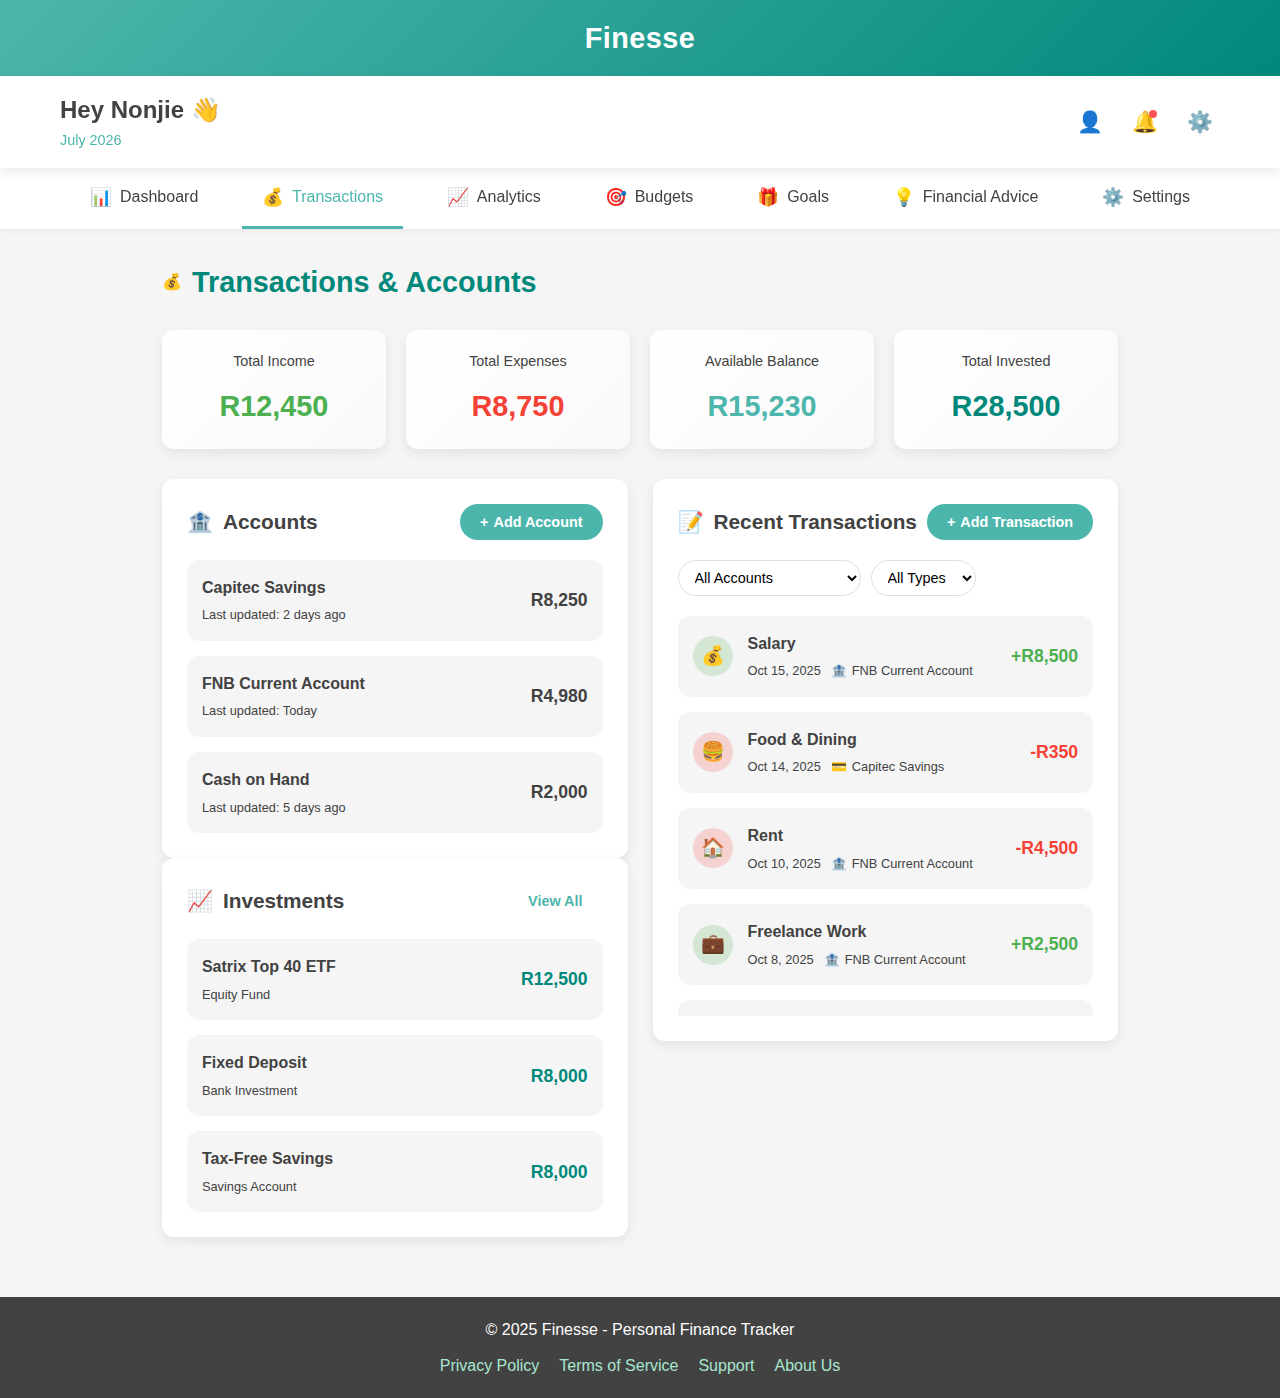
<file: transactions.html>
<!DOCTYPE html>
<html lang="en">
  <head>
    <meta charset="UTF-8" />
    <meta name="viewport" content="width=device-width, initial-scale=1.0" />
    <title>Transactions</title>
    <link rel="stylesheet" href="src/transactionStyle.css" />
  </head>
  <body>
    <!-- App Banner -->
    <div class="app-banner">
      <h1>Finesse</h1>
    </div>

    <!-- Header Section -->
    <header>
      <div class="container">
        <div class="header-content">
          <div class="greeting">
            <h2>Hey Nonjie 👋</h2>
            <p id="current-month">October 2025</p>
          </div>
          <div class="header-icons">
            <button class="icon-btn" id="profile-btn">👤</button>
            <button class="icon-btn" id="notifications-btn">
              🔔
              <span class="notification-dot"></span>
            </button>
            <button class="icon-btn" id="settings-btn">⚙️</button>
          </div>
        </div>
      </div>
    </header>

    <!-- Navigation Menu -->
    <nav>
      <div class="container">
        <button class="mobile-menu-toggle" id="mobile-menu-toggle">☰</button>
        <div class="nav-container" id="nav-container">
          <a href="dashboard.html" class="nav-item">
            <span class="nav-icon">📊</span>
            <span>Dashboard</span>
          </a>
          <a href="transactions.html" class="nav-item active">
            <span class="nav-icon">💰</span>
            <span>Transactions</span>
          </a>
          <a href="analytics.html" class="nav-item">
            <span class="nav-icon">📈</span>
            <span>Analytics</span>
          </a>
          <a href="budgets.html" class="nav-item">
            <span class="nav-icon">🎯</span>
            <span>Budgets</span>
          </a>
          <a href="goals.html" class="nav-item">
            <span class="nav-icon">🎁</span>
            <span>Goals</span>
          </a>
          <a href="chatBot.html" class="nav-item">
            <span class="nav-icon">💡</span>
            <span>Financial Advice</span>
          </a>
          <a href="settings.html" class="nav-item">
            <span class="nav-icon">⚙️</span>
            <span>Settings</span>
          </a>
        </div>
      </div>
    </nav>
    
    <!-- Transactions & Accounts Page Content -->
    <main class="container transactions-page">
      <div class="page-title">
        <span>💰</span>
        <h2>Transactions & Accounts</h2>
      </div>

      <!-- Summary Section -->
      <section class="summary-section">
        <div class="summary-card">
          <div class="summary-title">Total Income</div>
          <div class="summary-value income-value">R12,450</div>
        </div>
        <div class="summary-card">
          <div class="summary-title">Total Expenses</div>
          <div class="summary-value expense-value">R8,750</div>
        </div>
        <div class="summary-card">
          <div class="summary-title">Available Balance</div>
          <div class="summary-value balance-value">R15,230</div>
        </div>
        <div class="summary-card">
          <div class="summary-title">Total Invested</div>
          <div class="summary-value invested-value">R28,500</div>
        </div>
      </section>

      <!-- Main Content -->
      <div class="main-content">
        <!-- Left Column -->
        <div class="left-column">
          <!-- Accounts Section -->
          <section class="card">
            <div class="card-header">
              <h3 class="card-title">
                <span>🏦</span>
                Accounts
              </h3>
              <div class="card-actions">
                <button class="btn" id="add-account-btn">
                  <span>+</span>
                  Add Account
                </button>
              </div>
            </div>
            <div class="accounts-list">
              <div class="account-item">
                <div class="account-info">
                  <div class="account-name">Capitec Savings</div>
                  <div class="account-meta">Last updated: 2 days ago</div>
                </div>
                <div class="account-balance">R8,250</div>
              </div>
              <div class="account-item">
                <div class="account-info">
                  <div class="account-name">FNB Current Account</div>
                  <div class="account-meta">Last updated: Today</div>
                </div>
                <div class="account-balance">R4,980</div>
              </div>
              <div class="account-item">
                <div class="account-info">
                  <div class="account-name">Cash on Hand</div>
                  <div class="account-meta">Last updated: 5 days ago</div>
                </div>
                <div class="account-balance">R2,000</div>
              </div>
            </div>
          </section>

          <!-- Investments Section -->
          <section class="card">
            <div class="card-header">
              <h3 class="card-title">
                <span>📈</span>
                Investments
              </h3>
              <div class="card-actions">
                <button class="btn btn-outline" id="view-investments-btn">
                  View All
                </button>
              </div>
            </div>
            <div class="investments-list">
              <div class="investment-item">
                <div class="investment-info">
                  <div class="investment-name">Satrix Top 40 ETF</div>
                  <div class="investment-type">Equity Fund</div>
                </div>
                <div class="investment-value">R12,500</div>
              </div>
              <div class="investment-item">
                <div class="investment-info">
                  <div class="investment-name">Fixed Deposit</div>
                  <div class="investment-type">Bank Investment</div>
                </div>
                <div class="investment-value">R8,000</div>
              </div>
              <div class="investment-item">
                <div class="investment-info">
                  <div class="investment-name">Tax-Free Savings</div>
                  <div class="investment-type">Savings Account</div>
                </div>
                <div class="investment-value">R8,000</div>
              </div>
            </div>
          </section>
        </div>

        <!-- Right Column -->
        <div class="right-column">
          <!-- Transactions Section -->
          <section class="card">
            <div class="card-header">
              <h3 class="card-title">
                <span>📝</span>
                Recent Transactions
              </h3>
              <div class="card-actions">
                <button class="btn" id="add-transaction-btn">
                  <span>+</span>
                  Add Transaction
                </button>
              </div>
            </div>
            <div class="transactions-filters">
              <select class="filter-select" id="account-filter">
                <option value="all">All Accounts</option>
                <option value="capitec">Capitec Savings</option>
                <option value="fnb">FNB Current Account</option>
                <option value="cash">Cash on Hand</option>
              </select>
              <select class="filter-select" id="type-filter">
                <option value="all">All Types</option>
                <option value="income">Income</option>
                <option value="expense">Expense</option>
              </select>
            </div>
            <div class="transactions-list">
              <div class="transaction-item">
                <div class="transaction-main">
                  <div class="transaction-icon income-icon">💰</div>
                  <div class="transaction-details">
                    <div class="transaction-category">Salary</div>
                    <div class="transaction-meta">
                      <span class="transaction-date">Oct 15, 2025</span>
                      <span class="transaction-account">
                        <span>🏦</span>
                        FNB Current Account
                      </span>
                    </div>
                  </div>
                </div>
                <div class="transaction-amount income-amount">+R8,500</div>
              </div>
              <div class="transaction-item">
                <div class="transaction-main">
                  <div class="transaction-icon expense-icon">🍔</div>
                  <div class="transaction-details">
                    <div class="transaction-category">Food & Dining</div>
                    <div class="transaction-meta">
                      <span class="transaction-date">Oct 14, 2025</span>
                      <span class="transaction-account">
                        <span>💳</span>
                        Capitec Savings
                      </span>
                    </div>
                  </div>
                </div>
                <div class="transaction-amount expense-amount">-R350</div>
              </div>
              <div class="transaction-item">
                <div class="transaction-main">
                  <div class="transaction-icon expense-icon">🏠</div>
                  <div class="transaction-details">
                    <div class="transaction-category">Rent</div>
                    <div class="transaction-meta">
                      <span class="transaction-date">Oct 10, 2025</span>
                      <span class="transaction-account">
                        <span>🏦</span>
                        FNB Current Account
                      </span>
                    </div>
                  </div>
                </div>
                <div class="transaction-amount expense-amount">-R4,500</div>
              </div>
              <div class="transaction-item">
                <div class="transaction-main">
                  <div class="transaction-icon income-icon">💼</div>
                  <div class="transaction-details">
                    <div class="transaction-category">Freelance Work</div>
                    <div class="transaction-meta">
                      <span class="transaction-date">Oct 8, 2025</span>
                      <span class="transaction-account">
                        <span>🏦</span>
                        FNB Current Account
                      </span>
                    </div>
                  </div>
                </div>
                <div class="transaction-amount income-amount">+R2,500</div>
              </div>
              <div class="transaction-item">
                <div class="transaction-main">
                  <div class="transaction-icon expense-icon">🚗</div>
                  <div class="transaction-details">
                    <div class="transaction-category">Transport</div>
                    <div class="transaction-meta">
                      <span class="transaction-date">Oct 5, 2025</span>
                      <span class="transaction-account">
                        <span>💳</span>
                        Capitec Savings
                      </span>
                    </div>
                  </div>
                </div>
                <div class="transaction-amount expense-amount">-R280</div>
              </div>
            </div>
          </section>
        </div>
      </div>
    </main>

    <!-- Footer -->
    <footer>
      <div class="container">
        <div class="footer-content">
          <p>&copy; 2025 Finesse - Personal Finance Tracker</p>
          <div class="footer-links">
            <a href="#" class="footer-link">Privacy Policy</a>
            <a href="#" class="footer-link">Terms of Service</a>
            <a href="#" class="footer-link">Support</a>
            <a href="#" class="footer-link">About Us</a>
          </div>
        </div>
      </div>
    </footer>
    <script type="module" src="src/transactionScript.js"></script>
  </body>
</html>
</file>
<file: src/analyticsStyle.css>
:root {
  --mint-green: #a8e6cf;
  --teal: #4db6ac;
  --dark-teal: #00897b;
  --light-gray: #f5f5f5;
  --medium-gray: #e0e0e0;
  --dark-gray: #424242;
  --white: #ffffff;
  --shadow: 0 4px 12px rgba(0, 0, 0, 0.08);
  --radius: 12px;
  --transition: all 0.3s ease;
}

/* Base Styles */
* {
  margin: 0;
  padding: 0;
  box-sizing: border-box;
  font-family: "Segoe UI", Tahoma, Geneva, Verdana, sans-serif;
}

.container {
  max-width: 1200px;
  margin: 0 auto;
  padding: 0 20px;
}

/* App Banner */
.app-banner {
  background-color: var(--teal);
  color: white;
  padding: 15px 0;
  text-align: center;
  box-shadow: 0 2px 5px rgba(0, 0, 0, 0.1);
}

.app-banner h1 {
  font-size: 1.8rem;
  font-weight: 700;
  letter-spacing: 0.5px;
}

/* Header Styles */
header {
  background-color: var(--white);
  padding: 15px 0;
  box-shadow: var(--shadow);
  position: sticky;
  top: 0;
  z-index: 100;
}

.header-content {
  display: flex;
  justify-content: space-between;
  align-items: center;
}

.greeting h2 {
  font-size: 1.5rem;
  font-weight: 600;
}

.greeting p {
  color: var(--teal);
  font-weight: 500;
  font-size: 0.9rem;
}

.header-icons {
  display: flex;
  gap: 15px;
}

.icon-btn {
  background: none;
  border: none;
  font-size: 1.3rem;
  cursor: pointer;
  transition: var(--transition);
  position: relative;
  width: 40px;
  height: 40px;
  display: flex;
  align-items: center;
  justify-content: center;
  border-radius: 50%;
}

.icon-btn:hover {
  background-color: var(--mint-green);
  transform: scale(1.05);
}

.notification-dot {
  position: absolute;
  top: 8px;
  right: 8px;
  width: 8px;
  height: 8px;
  background-color: #ff5252;
  border-radius: 50%;
}

/* Navigation Menu */
nav {
  background-color: var(--white);
  padding: 0;
  box-shadow: 0 2px 5px rgba(0, 0, 0, 0.05);
  position: sticky;
  top: 88px;
  z-index: 99;
}

.nav-container {
  display: flex;
  justify-content: space-between;
  overflow-x: auto;
  padding: 0 10px;
}

.nav-container::-webkit-scrollbar {
  display: none;
}

.nav-item {
  padding: 15px 20px;
  text-decoration: none;
  color: var(--dark-gray);
  font-weight: 500;
  white-space: nowrap;
  border-bottom: 3px solid transparent;
  transition: var(--transition);
  display: flex;
  align-items: center;
  gap: 8px;
}

.nav-item.active {
  color: var(--teal);
  border-bottom-color: var(--teal);
}

.nav-item:hover {
  color: var(--teal);
  background-color: var(--mint-green);
}

.nav-icon {
  font-size: 1.1rem;
}

/* Mobile menu toggle */
.mobile-menu-toggle {
  display: none;
  background: none;
  border: none;
  font-size: 1.5rem;
  cursor: pointer;
  padding: 10px;
}

.container {
  text-align: center;
}

/* Footer */
footer {
  background-color: var(--dark-gray);
  color: var(--white);
  padding: 20px 0;
  text-align: center;
  margin-top: 30px;
}

.footer-content {
  display: flex;
  flex-direction: column;
  gap: 10px;
}

.footer-links {
  display: flex;
  justify-content: center;
  gap: 20px;
  flex-wrap: wrap;
}

.footer-link {
  color: var(--mint-green);
  text-decoration: none;
  transition: var(--transition);
}

.footer-link:hover {
  color: var(--white);
  text-decoration: underline;
}

/* Mobile Responsiveness */
@media (max-width: 768px) {
  .mobile-menu-toggle {
    display: block;
  }

  .nav-container {
    flex-direction: column;
    display: none;
    position: absolute;
    top: 100%;
    left: 0;
    right: 0;
    background-color: var(--white);
    box-shadow: 0 5px 10px rgba(0, 0, 0, 0.1);
  }

  .nav-container.active {
    display: flex;
  }

  .nav-item {
    padding: 15px 20px;
    border-bottom: 1px solid var(--medium-gray);
    border-left: 3px solid transparent;
  }

  .nav-item.active {
    border-left-color: var(--teal);
    border-bottom-color: var(--medium-gray);
  }

  .header-content {
    flex-wrap: wrap;
  }

  .greeting {
    width: 70%;
  }

  .header-icons {
    width: 30%;
    justify-content: flex-end;
  }

  .message {
    max-width: 90%;
  }
}

@media (max-width: 480px) {
  .app-banner h1 {
    font-size: 1.5rem;
  }

  .greeting h2 {
    font-size: 1.3rem;
  }

  .page-title h2 {
    font-size: 1.5rem;
  }

  .template-buttons {
    flex-direction: column;
  }

  .template-btn {
    justify-content: center;
  }
}
</file>
<file: src/budgetStyle.css>
:root {
  --mint-green: #a8e6cf;
  --teal: #4db6ac;
  --dark-teal: #00897b;
  --light-gray: #f5f5f5;
  --medium-gray: #e0e0e0;
  --dark-gray: #424242;
  --white: #ffffff;
  --shadow: 0 4px 12px rgba(0, 0, 0, 0.08);
  --radius: 12px;
  --transition: all 0.3s ease;
}

/* Base Styles */
* {
  margin: 0;
  padding: 0;
  box-sizing: border-box;
  font-family: "Segoe UI", Tahoma, Geneva, Verdana, sans-serif;
}

.container {
  max-width: 1200px;
  margin: 0 auto;
  padding: 0 20px;
}

/* App Banner */
.app-banner {
  background-color: var(--teal);
  color: white;
  padding: 15px 0;
  text-align: center;
  box-shadow: 0 2px 5px rgba(0, 0, 0, 0.1);
}

.app-banner h1 {
  font-size: 1.8rem;
  font-weight: 700;
  letter-spacing: 0.5px;
}

/* Header Styles */
header {
  background-color: var(--white);
  padding: 15px 0;
  box-shadow: var(--shadow);
  position: sticky;
  top: 0;
  z-index: 100;
}

.header-content {
  display: flex;
  justify-content: space-between;
  align-items: center;
}

.greeting h2 {
  font-size: 1.5rem;
  font-weight: 600;
}

.greeting p {
  color: var(--teal);
  font-weight: 500;
  font-size: 0.9rem;
}

.header-icons {
  display: flex;
  gap: 15px;
}

.icon-btn {
  background: none;
  border: none;
  font-size: 1.3rem;
  cursor: pointer;
  transition: var(--transition);
  position: relative;
  width: 40px;
  height: 40px;
  display: flex;
  align-items: center;
  justify-content: center;
  border-radius: 50%;
}

.icon-btn:hover {
  background-color: var(--mint-green);
  transform: scale(1.05);
}

.notification-dot {
  position: absolute;
  top: 8px;
  right: 8px;
  width: 8px;
  height: 8px;
  background-color: #ff5252;
  border-radius: 50%;
}

/* Navigation Menu */
nav {
  background-color: var(--white);
  padding: 0;
  box-shadow: 0 2px 5px rgba(0, 0, 0, 0.05);
  position: sticky;
  top: 88px;
  z-index: 99;
}

.nav-container {
  display: flex;
  justify-content: space-between;
  overflow-x: auto;
  padding: 0 10px;
}

.nav-container::-webkit-scrollbar {
  display: none;
}

.nav-item {
  padding: 15px 20px;
  text-decoration: none;
  color: var(--dark-gray);
  font-weight: 500;
  white-space: nowrap;
  border-bottom: 3px solid transparent;
  transition: var(--transition);
  display: flex;
  align-items: center;
  gap: 8px;
}

.nav-item.active {
  color: var(--teal);
  border-bottom-color: var(--teal);
}

.nav-item:hover {
  color: var(--teal);
  background-color: var(--mint-green);
}

.nav-icon {
  font-size: 1.1rem;
}

/* Mobile menu toggle */
.mobile-menu-toggle {
  display: none;
  background: none;
  border: none;
  font-size: 1.5rem;
  cursor: pointer;
  padding: 10px;
}

.container {
  text-align: center;
}

/* Footer */
footer {
  background-color: var(--dark-gray);
  color: var(--white);
  padding: 20px 0;
  text-align: center;
  margin-top: 30px;
}

.footer-content {
  display: flex;
  flex-direction: column;
  gap: 10px;
}

.footer-links {
  display: flex;
  justify-content: center;
  gap: 20px;
  flex-wrap: wrap;
}

.footer-link {
  color: var(--mint-green);
  text-decoration: none;
  transition: var(--transition);
}

.footer-link:hover {
  color: var(--white);
  text-decoration: underline;
}

/* Mobile Responsiveness */
@media (max-width: 768px) {
  .mobile-menu-toggle {
    display: block;
  }

  .nav-container {
    flex-direction: column;
    display: none;
    position: absolute;
    top: 100%;
    left: 0;
    right: 0;
    background-color: var(--white);
    box-shadow: 0 5px 10px rgba(0, 0, 0, 0.1);
  }

  .nav-container.active {
    display: flex;
  }

  .nav-item {
    padding: 15px 20px;
    border-bottom: 1px solid var(--medium-gray);
    border-left: 3px solid transparent;
  }

  .nav-item.active {
    border-left-color: var(--teal);
    border-bottom-color: var(--medium-gray);
  }

  .header-content {
    flex-wrap: wrap;
  }

  .greeting {
    width: 70%;
  }

  .header-icons {
    width: 30%;
    justify-content: flex-end;
  }

  .message {
    max-width: 90%;
  }
}

@media (max-width: 480px) {
  .app-banner h1 {
    font-size: 1.5rem;
  }

  .greeting h2 {
    font-size: 1.3rem;
  }

  .page-title h2 {
    font-size: 1.5rem;
  }

  .template-buttons {
    flex-direction: column;
  }

  .template-btn {
    justify-content: center;
  }
}
</file>
<file: src/chatStyle.css>
/* CSS Variables for consistent theming */
:root {
  --mint-green: #a8e6cf;
  --teal: #4db6ac;
  --dark-teal: #00897b;
  --light-gray: #f5f5f5;
  --medium-gray: #e0e0e0;
  --dark-gray: #424242;
  --white: #ffffff;
  --shadow: 0 4px 12px rgba(0, 0, 0, 0.08);
  --radius: 12px;
  --transition: all 0.3s ease;
}

/* Base Styles */
* {
  margin: 0;
  padding: 0;
  box-sizing: border-box;
  font-family: "Segoe UI", Tahoma, Geneva, Verdana, sans-serif;
}

body {
  background-color: var(--light-gray);
  color: var(--dark-gray);
  line-height: 1.6;
  min-height: 100vh;
  display: flex;
  flex-direction: column;
}

.container {
  max-width: 1200px;
  margin: 0 auto;
  padding: 0 20px;
}

/* App Banner */
.app-banner {
  background: linear-gradient(135deg, var(--teal), var(--dark-teal));
  color: white;
  padding: 15px 0;
  text-align: center;
  box-shadow: 0 2px 5px rgba(0, 0, 0, 0.1);
}

.app-banner h1 {
  font-size: 1.8rem;
  font-weight: 700;
  letter-spacing: 0.5px;
}

/* Header Styles */
header {
  background-color: var(--white);
  padding: 15px 0;
  box-shadow: var(--shadow);
  position: sticky;
  top: 0;
  z-index: 100;
}

.header-content {
  display: flex;
  justify-content: space-between;
  align-items: center;
}

.greeting h2 {
  font-size: 1.5rem;
  font-weight: 600;
}

.greeting p {
  color: var(--teal);
  font-weight: 500;
  font-size: 0.9rem;
}

.header-icons {
  display: flex;
  gap: 15px;
}

.icon-btn {
  background: none;
  border: none;
  font-size: 1.3rem;
  cursor: pointer;
  transition: var(--transition);
  position: relative;
  width: 40px;
  height: 40px;
  display: flex;
  align-items: center;
  justify-content: center;
  border-radius: 50%;
}

.icon-btn:hover {
  background-color: var(--mint-green);
  transform: scale(1.05);
}

.notification-dot {
  position: absolute;
  top: 8px;
  right: 8px;
  width: 8px;
  height: 8px;
  background-color: #ff5252;
  border-radius: 50%;
}

/* Navigation Menu */
nav {
  background-color: var(--white);
  padding: 0;
  box-shadow: 0 2px 5px rgba(0, 0, 0, 0.05);
  position: sticky;
  top: 88px;
  z-index: 99;
}

.nav-container {
  display: flex;
  justify-content: space-between;
  overflow-x: auto;
  padding: 0 10px;
}

.nav-container::-webkit-scrollbar {
  display: none;
}

.nav-item {
  padding: 15px 20px;
  text-decoration: none;
  color: var(--dark-gray);
  font-weight: 500;
  white-space: nowrap;
  border-bottom: 3px solid transparent;
  transition: var(--transition);
  display: flex;
  align-items: center;
  gap: 8px;
}

.nav-item.active {
  color: var(--teal);
  border-bottom-color: var(--teal);
}

.nav-item:hover {
  color: var(--teal);
  background-color: var(--mint-green);
}

.nav-icon {
  font-size: 1.1rem;
}

/* Mobile menu toggle */
.mobile-menu-toggle {
  display: none;
  background: none;
  border: none;
  font-size: 1.5rem;
  cursor: pointer;
  padding: 10px;
}

/* AI Assistant Page Styles */
.ai-assistant-page {
  padding: 30px 0;
  flex: 1;
  display: flex;
  flex-direction: column;
}

.page-title {
  display: flex;
  align-items: center;
  gap: 10px;
  margin-bottom: 20px;
}

.page-title h2 {
  font-size: 1.8rem;
  color: var(--dark-teal);
}

.ai-container {
  display: grid;
  grid-template-columns: 1fr;
  gap: 25px;
}

@media (min-width: 992px) {
  .ai-container {
    grid-template-columns: 1fr 1fr;
  }
}

/* Chat Container */
.chat-container {
  background-color: var(--white);
  border-radius: var(--radius);
  box-shadow: var(--shadow);
  display: flex;
  flex-direction: column;
  height: 600px;
  overflow: hidden;
}

.chat-header {
  background-color: var(--teal);
  color: white;
  padding: 20px;
  display: flex;
  align-items: center;
  gap: 10px;
}

.chat-header h3 {
  font-size: 1.3rem;
}

.chat-messages {
  flex: 1;
  padding: 20px;
  overflow-y: auto;
  display: flex;
  flex-direction: column;
  gap: 15px;
}

.message {
  max-width: 80%;
  padding: 12px 16px;
  border-radius: 18px;
  position: relative;
  animation: fadeIn 0.3s ease;
}

@keyframes fadeIn {
  from {
    opacity: 0;
    transform: translateY(10px);
  }
  to {
    opacity: 1;
    transform: translateY(0);
  }
}

.user-message {
  align-self: flex-end;
  background-color: var(--teal);
  color: white;
  border-bottom-right-radius: 4px;
}

.ai-message {
  align-self: flex-start;
  background-color: var(--mint-green);
  color: var(--dark-gray);
  border-bottom-left-radius: 4px;
}

.typing-indicator {
  display: none;
  align-self: flex-start;
  background-color: var(--mint-green);
  color: var(--dark-gray);
  padding: 12px 16px;
  border-radius: 18px;
  border-bottom-left-radius: 4px;
}

.typing-dots {
  display: flex;
  gap: 4px;
}

.typing-dot {
  width: 8px;
  height: 8px;
  background-color: var(--dark-gray);
  border-radius: 50%;
  animation: typing 1.4s infinite ease-in-out;
}

.typing-dot:nth-child(1) {
  animation-delay: -0.32s;
}
.typing-dot:nth-child(2) {
  animation-delay: -0.16s;
}

@keyframes typing {
  0%,
  80%,
  100% {
    transform: scale(0.8);
    opacity: 0.5;
  }
  40% {
    transform: scale(1);
    opacity: 1;
  }
}

.chat-input-container {
  padding: 20px;
  border-top: 1px solid var(--medium-gray);
  display: flex;
  gap: 10px;
}

.chat-input {
  flex: 1;
  padding: 12px 16px;
  border: 1px solid var(--medium-gray);
  border-radius: 24px;
  outline: none;
  transition: var(--transition);
}

.chat-input:focus {
  border-color: var(--teal);
  box-shadow: 0 0 0 2px rgba(77, 182, 172, 0.2);
}

.send-button {
  background-color: var(--teal);
  color: white;
  border: none;
  border-radius: 50%;
  width: 44px;
  height: 44px;
  display: flex;
  align-items: center;
  justify-content: center;
  cursor: pointer;
  transition: var(--transition);
}

.send-button:hover {
  background-color: var(--dark-teal);
  transform: scale(1.05);
}

.send-button:disabled {
  background-color: var(--medium-gray);
  cursor: not-allowed;
  transform: none;
}

/* FAQ Panel */
.faq-panel {
  background-color: var(--white);
  border-radius: var(--radius);
  box-shadow: var(--shadow);
  padding: 25px;
  height: 600px;
  overflow-y: auto;
}

.faq-header {
  margin-bottom: 20px;
  display: flex;
  align-items: center;
  gap: 10px;
}

.faq-header h3 {
  font-size: 1.3rem;
  color: var(--dark-teal);
}

.faq-categories {
  display: flex;
  flex-wrap: wrap;
  gap: 10px;
  margin-bottom: 25px;
}

.category-btn {
  background-color: var(--light-gray);
  border: 1px solid var(--medium-gray);
  border-radius: 20px;
  padding: 8px 16px;
  font-size: 0.9rem;
  cursor: pointer;
  transition: var(--transition);
}

.category-btn.active {
  background-color: var(--teal);
  color: white;
  border-color: var(--teal);
}

.category-btn:hover:not(.active) {
  background-color: var(--mint-green);
  border-color: var(--teal);
}

.faq-questions {
  display: flex;
  flex-direction: column;
  gap: 15px;
}

.faq-question {
  background-color: var(--light-gray);
  border-radius: var(--radius);
  padding: 15px;
  cursor: pointer;
  transition: var(--transition);
}

.faq-question:hover {
  background-color: var(--mint-green);
  transform: translateY(-2px);
}

.faq-question h4 {
  font-size: 1rem;
  margin-bottom: 5px;
  display: flex;
  align-items: center;
  gap: 8px;
}

.faq-question p {
  font-size: 0.9rem;
  color: var(--dark-gray);
}

/* Message Templates */
.message-templates {
  margin-top: 25px;
}

.templates-header {
  margin-bottom: 15px;
  display: flex;
  align-items: center;
  gap: 8px;
}

.templates-header h4 {
  font-size: 1.1rem;
  color: var(--dark-teal);
}

.template-buttons {
  display: flex;
  flex-wrap: wrap;
  gap: 10px;
}

.template-btn {
  background-color: var(--light-gray);
  border: 1px solid var(--medium-gray);
  border-radius: 20px;
  padding: 10px 15px;
  font-size: 0.9rem;
  cursor: pointer;
  transition: var(--transition);
  display: flex;
  align-items: center;
  gap: 5px;
}

.template-btn:hover {
  background-color: var(--mint-green);
  border-color: var(--teal);
}

/* Footer */
footer {
  background-color: var(--dark-gray);
  color: var(--white);
  padding: 20px 0;
  text-align: center;
  margin-top: 30px;
}

.footer-content {
  display: flex;
  flex-direction: column;
  gap: 10px;
}

.footer-links {
  display: flex;
  justify-content: center;
  gap: 20px;
  flex-wrap: wrap;
}

.footer-link {
  color: var(--mint-green);
  text-decoration: none;
  transition: var(--transition);
}

.footer-link:hover {
  color: var(--white);
  text-decoration: underline;
}

/* Mobile Responsiveness */
@media (max-width: 768px) {
  .mobile-menu-toggle {
    display: block;
  }

  .nav-container {
    flex-direction: column;
    display: none;
    position: absolute;
    top: 100%;
    left: 0;
    right: 0;
    background-color: var(--white);
    box-shadow: 0 5px 10px rgba(0, 0, 0, 0.1);
  }

  .nav-container.active {
    display: flex;
  }

  .nav-item {
    padding: 15px 20px;
    border-bottom: 1px solid var(--medium-gray);
    border-left: 3px solid transparent;
  }

  .nav-item.active {
    border-left-color: var(--teal);
    border-bottom-color: var(--medium-gray);
  }

  .header-content {
    flex-wrap: wrap;
  }

  .greeting {
    width: 70%;
  }

  .header-icons {
    width: 30%;
    justify-content: flex-end;
  }

  .ai-container {
    grid-template-columns: 1fr;
  }

  .chat-container,
  .faq-panel {
    height: 500px;
  }

  .message {
    max-width: 90%;
  }
}

@media (max-width: 480px) {
  .app-banner h1 {
    font-size: 1.5rem;
  }

  .greeting h2 {
    font-size: 1.3rem;
  }

  .page-title h2 {
    font-size: 1.5rem;
  }

  .template-buttons {
    flex-direction: column;
  }

  .template-btn {
    justify-content: center;
  }
}
</file>
<file: src/style.css>
/* CSS Variables for consistent theming */
:root {
  --mint-green: #a8e6cf;
  --teal: #4db6ac;
  --dark-teal: #00897b;
  --light-gray: #f5f5f5;
  --medium-gray: #e0e0e0;
  --dark-gray: #424242;
  --white: #ffffff;
  --shadow: 0 4px 12px rgba(0, 0, 0, 0.08);
  --radius: 12px;
  --transition: all 0.3s ease;
}

/* Base Styles */
* {
  margin: 0;
  padding: 0;
  box-sizing: border-box;
  font-family: "Segoe UI", Tahoma, Geneva, Verdana, sans-serif;
}

body {
  background-color: var(--light-gray);
  color: var(--dark-gray);
  line-height: 1.6;
  min-height: 100vh;
  display: flex;
  flex-direction: column;
}

.container {
  max-width: 1200px;
  margin: 0 auto;
  padding: 0 20px;
}

/* App Banner */
.app-banner {
  background: linear-gradient(135deg, var(--teal), var(--dark-teal));
  color: white;
  padding: 15px 0;
  text-align: center;
  box-shadow: 0 2px 5px rgba(0, 0, 0, 0.1);
}

.app-banner h1 {
  font-size: 1.8rem;
  font-weight: 700;
  letter-spacing: 0.5px;
}

/* Header Styles */
header {
  background-color: var(--white);
  padding: 15px 0;
  box-shadow: var(--shadow);
  position: sticky;
  top: 0;
  z-index: 100;
}

.header-content {
  display: flex;
  justify-content: space-between;
  align-items: center;
}

.greeting h2 {
  font-size: 1.5rem;
  font-weight: 600;
}

.greeting p {
  color: var(--teal);
  font-weight: 500;
  font-size: 0.9rem;
}

.header-icons {
  display: flex;
  gap: 15px;
}

.icon-btn {
  background: none;
  border: none;
  font-size: 1.3rem;
  cursor: pointer;
  transition: var(--transition);
  position: relative;
  width: 40px;
  height: 40px;
  display: flex;
  align-items: center;
  justify-content: center;
  border-radius: 50%;
}

.icon-btn:hover {
  background-color: var(--mint-green);
  transform: scale(1.05);
}

.notification-dot {
  position: absolute;
  top: 8px;
  right: 8px;
  width: 8px;
  height: 8px;
  background-color: #ff5252;
  border-radius: 50%;
}

/* Navigation Menu */
nav {
  background-color: var(--white);
  padding: 0;
  box-shadow: 0 2px 5px rgba(0, 0, 0, 0.05);
  position: sticky;
  top: 88px;
  z-index: 99;
}

.nav-container {
  display: flex;
  justify-content: space-between;
  overflow-x: auto;
  padding: 0 10px;
}

.nav-container::-webkit-scrollbar {
  display: none;
}

.nav-item {
  padding: 15px 20px;
  text-decoration: none;
  color: var(--dark-gray);
  font-weight: 500;
  white-space: nowrap;
  border-bottom: 3px solid transparent;
  transition: var(--transition);
  display: flex;
  align-items: center;
  gap: 8px;
}

.nav-item.active {
  color: var(--teal);
  border-bottom-color: var(--teal);
}

.nav-item:hover {
  color: var(--teal);
  background-color: var(--mint-green);
}

.nav-icon {
  font-size: 1.1rem;
}

/* Mobile menu toggle */
.mobile-menu-toggle {
  display: none;
  background: none;
  border: none;
  font-size: 1.5rem;
  cursor: pointer;
  padding: 10px;
}

/* Main Content Layout */
.dashboard {
  padding: 30px 0;
  display: grid;
  grid-template-columns: 1fr;
  gap: 25px;
  flex: 1;
}

@media (min-width: 768px) {
  .dashboard {
    grid-template-columns: 2fr 1fr;
  }
}

/* Card Styles */
.card {
  background-color: var(--white);
  border-radius: var(--radius);
  padding: 25px;
  box-shadow: var(--shadow);
  transition: var(--transition);
}

.card:hover {
  box-shadow: 0 6px 16px rgba(0, 0, 0, 0.12);
}

.card-title {
  font-size: 1.3rem;
  font-weight: 600;
  margin-bottom: 20px;
  display: flex;
  align-items: center;
  gap: 10px;
}

/* Monthly Overview */
.monthly-overview {
  display: flex;
  flex-direction: column;
  align-items: center;
  text-align: center;
}

.progress-ring-container {
  position: relative;
  width: 200px;
  height: 200px;
  margin: 20px 0;
}

.progress-ring {
  transform: rotate(-90deg);
  width: 100%;
  height: 100%;
}

.progress-ring-bg {
  fill: none;
  stroke: var(--medium-gray);
  stroke-width: 8;
}

.progress-ring-fill {
  fill: none;
  stroke: var(--teal);
  stroke-width: 8;
  stroke-linecap: round;
  transition: stroke-dashoffset 1.5s ease-in-out;
  stroke-dasharray: 565.48;
  stroke-dashoffset: 565.48;
}

.progress-text {
  position: absolute;
  top: 50%;
  left: 50%;
  transform: translate(-50%, -50%);
  text-align: center;
}

.progress-amount {
  font-size: 1.8rem;
  font-weight: 700;
  color: var(--dark-teal);
}

.progress-subtext {
  font-size: 0.9rem;
  color: var(--dark-gray);
  margin-top: 5px;
}

/* Spending Breakdown */
.spending-breakdown {
  display: grid;
  grid-template-columns: repeat(auto-fill, minmax(80px, 1fr));
  gap: 20px;
  margin-top: 10px;
}

.category-item {
  display: flex;
  flex-direction: column;
  align-items: center;
  gap: 10px;
}

.category-progress {
  position: relative;
  width: 60px;
  height: 60px;
}

.category-ring {
  transform: rotate(-90deg);
  width: 100%;
  height: 100%;
}

.category-ring-bg {
  fill: none;
  stroke: var(--medium-gray);
  stroke-width: 6;
}

.category-ring-fill {
  fill: none;
  stroke-width: 6;
  stroke-linecap: round;
  transition: stroke-dashoffset 1s ease-in-out;
  stroke-dasharray: 188.5;
  stroke-dashoffset: 188.5;
}

.category-icon {
  position: absolute;
  top: 50%;
  left: 50%;
  transform: translate(-50%, -50%);
  font-size: 1.2rem;
}

.category-name {
  font-size: 0.8rem;
  text-align: center;
}

/* AI Advice Section */
.ai-advice {
  background-color: var(--mint-green);
  border-left: 4px solid var(--teal);
}

.ai-message {
  margin-bottom: 20px;
  font-style: italic;
}

.ai-button {
  background-color: var(--teal);
  color: white;
  border: none;
  border-radius: 50px;
  padding: 12px 20px;
  font-weight: 600;
  cursor: pointer;
  transition: var(--transition);
  display: flex;
  align-items: center;
  gap: 8px;
  width: 100%;
  justify-content: center;
}

.ai-button:hover {
  background-color: var(--dark-teal);
  transform: translateY(-2px);
}

/* Quick Actions */
.quick-actions {
  display: grid;
  grid-template-columns: repeat(2, 1fr);
  gap: 15px;
}

@media (min-width: 480px) {
  .quick-actions {
    grid-template-columns: repeat(4, 1fr);
  }
}

.action-btn {
  background-color: var(--white);
  border: 1px solid var(--medium-gray);
  border-radius: var(--radius);
  padding: 15px 10px;
  display: flex;
  flex-direction: column;
  align-items: center;
  gap: 8px;
  cursor: pointer;
  transition: var(--transition);
}

.action-btn:hover {
  background-color: var(--mint-green);
  border-color: var(--teal);
  transform: translateY(-3px);
}

.action-icon {
  font-size: 1.5rem;
}

.action-label {
  font-size: 0.85rem;
  font-weight: 500;
  text-align: center;
}

/* Modal Styles */
.modal {
  display: none;
  position: fixed;
  top: 0;
  left: 0;
  width: 100%;
  height: 100%;
  background-color: rgba(0, 0, 0, 0.5);
  z-index: 1000;
  justify-content: center;
  align-items: center;
}

.modal-content {
  background-color: var(--white);
  border-radius: var(--radius);
  padding: 30px;
  width: 90%;
  max-width: 500px;
  box-shadow: 0 10px 25px rgba(0, 0, 0, 0.2);
  position: relative;
}

.modal-title {
  font-size: 1.5rem;
  margin-bottom: 15px;
  display: flex;
  align-items: center;
  gap: 10px;
}

.modal-close {
  position: absolute;
  top: 15px;
  right: 15px;
  background: none;
  border: none;
  font-size: 1.5rem;
  cursor: pointer;
  color: var(--dark-gray);
}

.modal-text {
  margin-bottom: 20px;
}

.modal-actions {
  display: flex;
  justify-content: flex-end;
  gap: 10px;
}

.modal-btn {
  padding: 10px 20px;
  border-radius: 50px;
  border: none;
  cursor: pointer;
  font-weight: 600;
  transition: var(--transition);
}

.modal-btn-primary {
  background-color: var(--teal);
  color: white;
}

.modal-btn-primary:hover {
  background-color: var(--dark-teal);
}

.modal-btn-secondary {
  background-color: var(--medium-gray);
  color: var(--dark-gray);
}

.modal-btn-secondary:hover {
  background-color: #d0d0d0;
}

/* Footer */
footer {
  background-color: var(--dark-gray);
  color: var(--white);
  padding: 20px 0;
  text-align: center;
  margin-top: 30px;
}

.footer-content {
  display: flex;
  flex-direction: column;
  gap: 10px;
}

.footer-links {
  display: flex;
  justify-content: center;
  gap: 20px;
  flex-wrap: wrap;
}

.footer-link {
  color: var(--mint-green);
  text-decoration: none;
  transition: var(--transition);
}

.footer-link:hover {
  color: var(--white);
  text-decoration: underline;
}

/* Mobile Responsiveness */
@media (max-width: 768px) {
  .mobile-menu-toggle {
    display: block;
  }

  .nav-container {
    flex-direction: column;
    display: none;
    position: absolute;
    top: 100%;
    left: 0;
    right: 0;
    background-color: var(--white);
    box-shadow: 0 5px 10px rgba(0, 0, 0, 0.1);
  }

  .nav-container.active {
    display: flex;
  }

  .nav-item {
    padding: 15px 20px;
    border-bottom: 1px solid var(--medium-gray);
    border-left: 3px solid transparent;
  }

  .nav-item.active {
    border-left-color: var(--teal);
    border-bottom-color: var(--medium-gray);
  }

  .header-content {
    flex-wrap: wrap;
  }

  .greeting {
    width: 70%;
  }

  .header-icons {
    width: 30%;
    justify-content: flex-end;
  }

  .progress-ring-container {
    width: 180px;
    height: 180px;
  }

  .card {
    padding: 20px;
  }
}

@media (max-width: 480px) {
  .app-banner h1 {
    font-size: 1.5rem;
  }

  .greeting h2 {
    font-size: 1.3rem;
  }

  .progress-ring-container {
    width: 150px;
    height: 150px;
  }

  .progress-amount {
    font-size: 1.5rem;
  }

  .spending-breakdown {
    grid-template-columns: repeat(3, 1fr);
    gap: 15px;
  }

  .quick-actions {
    grid-template-columns: 1fr;
  }
}
</file>
<file: src/goalsStyle.css>
:root {
  --mint-green: #a8e6cf;
  --teal: #4db6ac;
  --dark-teal: #00897b;
  --light-gray: #f5f5f5;
  --medium-gray: #e0e0e0;
  --dark-gray: #424242;
  --white: #ffffff;
  --shadow: 0 4px 12px rgba(0, 0, 0, 0.08);
  --radius: 12px;
  --transition: all 0.3s ease;
}

/* Base Styles */
* {
  margin: 0;
  padding: 0;
  box-sizing: border-box;
  font-family: "Segoe UI", Tahoma, Geneva, Verdana, sans-serif;
}

.container {
  max-width: 1200px;
  margin: 0 auto;
  padding: 0 20px;
}

/* App Banner */
.app-banner {
  background-color: var(--teal);
  color: white;
  padding: 15px 0;
  text-align: center;
  box-shadow: 0 2px 5px rgba(0, 0, 0, 0.1);
}

.app-banner h1 {
  font-size: 1.8rem;
  font-weight: 700;
  letter-spacing: 0.5px;
}

/* Header Styles */
header {
  background-color: var(--white);
  padding: 15px 0;
  box-shadow: var(--shadow);
  position: sticky;
  top: 0;
  z-index: 100;
}

.header-content {
  display: flex;
  justify-content: space-between;
  align-items: center;
}

.greeting h2 {
  font-size: 1.5rem;
  font-weight: 600;
}

.greeting p {
  color: var(--teal);
  font-weight: 500;
  font-size: 0.9rem;
}

.header-icons {
  display: flex;
  gap: 15px;
}

.icon-btn {
  background: none;
  border: none;
  font-size: 1.3rem;
  cursor: pointer;
  transition: var(--transition);
  position: relative;
  width: 40px;
  height: 40px;
  display: flex;
  align-items: center;
  justify-content: center;
  border-radius: 50%;
}

.icon-btn:hover {
  background-color: var(--mint-green);
  transform: scale(1.05);
}

.notification-dot {
  position: absolute;
  top: 8px;
  right: 8px;
  width: 8px;
  height: 8px;
  background-color: #ff5252;
  border-radius: 50%;
}

/* Navigation Menu */
nav {
  background-color: var(--white);
  padding: 0;
  box-shadow: 0 2px 5px rgba(0, 0, 0, 0.05);
  position: sticky;
  top: 88px;
  z-index: 99;
}

.nav-container {
  display: flex;
  justify-content: space-between;
  overflow-x: auto;
  padding: 0 10px;
}

.nav-container::-webkit-scrollbar {
  display: none;
}

.nav-item {
  padding: 15px 20px;
  text-decoration: none;
  color: var(--dark-gray);
  font-weight: 500;
  white-space: nowrap;
  border-bottom: 3px solid transparent;
  transition: var(--transition);
  display: flex;
  align-items: center;
  gap: 8px;
}

.nav-item.active {
  color: var(--teal);
  border-bottom-color: var(--teal);
}

.nav-item:hover {
  color: var(--teal);
  background-color: var(--mint-green);
}

.nav-icon {
  font-size: 1.1rem;
}

/* Mobile menu toggle */
.mobile-menu-toggle {
  display: none;
  background: none;
  border: none;
  font-size: 1.5rem;
  cursor: pointer;
  padding: 10px;
}

.container {
  text-align: center;
}

/* Footer */
footer {
  background-color: var(--dark-gray);
  color: var(--white);
  padding: 20px 0;
  text-align: center;
  margin-top: 30px;
}

.footer-content {
  display: flex;
  flex-direction: column;
  gap: 10px;
}

.footer-links {
  display: flex;
  justify-content: center;
  gap: 20px;
  flex-wrap: wrap;
}

.footer-link {
  color: var(--mint-green);
  text-decoration: none;
  transition: var(--transition);
}

.footer-link:hover {
  color: var(--white);
  text-decoration: underline;
}

/* Mobile Responsiveness */
@media (max-width: 768px) {
  .mobile-menu-toggle {
    display: block;
  }

  .nav-container {
    flex-direction: column;
    display: none;
    position: absolute;
    top: 100%;
    left: 0;
    right: 0;
    background-color: var(--white);
    box-shadow: 0 5px 10px rgba(0, 0, 0, 0.1);
  }

  .nav-container.active {
    display: flex;
  }

  .nav-item {
    padding: 15px 20px;
    border-bottom: 1px solid var(--medium-gray);
    border-left: 3px solid transparent;
  }

  .nav-item.active {
    border-left-color: var(--teal);
    border-bottom-color: var(--medium-gray);
  }

  .header-content {
    flex-wrap: wrap;
  }

  .greeting {
    width: 70%;
  }

  .header-icons {
    width: 30%;
    justify-content: flex-end;
  }

  .message {
    max-width: 90%;
  }
}

@media (max-width: 480px) {
  .app-banner h1 {
    font-size: 1.5rem;
  }

  .greeting h2 {
    font-size: 1.3rem;
  }

  .page-title h2 {
    font-size: 1.5rem;
  }

  .template-buttons {
    flex-direction: column;
  }

  .template-btn {
    justify-content: center;
  }
}
</file>
<file: src/settingsStyle.css>
:root {
  --mint-green: #a8e6cf;
  --teal: #4db6ac;
  --dark-teal: #00897b;
  --light-gray: #f5f5f5;
  --medium-gray: #e0e0e0;
  --dark-gray: #424242;
  --white: #ffffff;
  --shadow: 0 4px 12px rgba(0, 0, 0, 0.08);
  --radius: 12px;
  --transition: all 0.3s ease;
}

/* Base Styles */
* {
  margin: 0;
  padding: 0;
  box-sizing: border-box;
  font-family: "Segoe UI", Tahoma, Geneva, Verdana, sans-serif;
}

.container {
  max-width: 1200px;
  margin: 0 auto;
  padding: 0 20px;
}

/* App Banner */
.app-banner {
  background-color: var(--teal);
  color: white;
  padding: 15px 0;
  text-align: center;
  box-shadow: 0 2px 5px rgba(0, 0, 0, 0.1);
}

.app-banner h1 {
  font-size: 1.8rem;
  font-weight: 700;
  letter-spacing: 0.5px;
}

/* Header Styles */
header {
  background-color: var(--white);
  padding: 15px 0;
  box-shadow: var(--shadow);
  position: sticky;
  top: 0;
  z-index: 100;
}

.header-content {
  display: flex;
  justify-content: space-between;
  align-items: center;
}

.greeting h2 {
  font-size: 1.5rem;
  font-weight: 600;
}

.greeting p {
  color: var(--teal);
  font-weight: 500;
  font-size: 0.9rem;
}

.header-icons {
  display: flex;
  gap: 15px;
}

.icon-btn {
  background: none;
  border: none;
  font-size: 1.3rem;
  cursor: pointer;
  transition: var(--transition);
  position: relative;
  width: 40px;
  height: 40px;
  display: flex;
  align-items: center;
  justify-content: center;
  border-radius: 50%;
}

.icon-btn:hover {
  background-color: var(--mint-green);
  transform: scale(1.05);
}

.notification-dot {
  position: absolute;
  top: 8px;
  right: 8px;
  width: 8px;
  height: 8px;
  background-color: #ff5252;
  border-radius: 50%;
}

/* Navigation Menu */
nav {
  background-color: var(--white);
  padding: 0;
  box-shadow: 0 2px 5px rgba(0, 0, 0, 0.05);
  position: sticky;
  top: 88px;
  z-index: 99;
}

.nav-container {
  display: flex;
  justify-content: space-between;
  overflow-x: auto;
  padding: 0 10px;
}

.nav-container::-webkit-scrollbar {
  display: none;
}

.nav-item {
  padding: 15px 20px;
  text-decoration: none;
  color: var(--dark-gray);
  font-weight: 500;
  white-space: nowrap;
  border-bottom: 3px solid transparent;
  transition: var(--transition);
  display: flex;
  align-items: center;
  gap: 8px;
}

.nav-item.active {
  color: var(--teal);
  border-bottom-color: var(--teal);
}

.nav-item:hover {
  color: var(--teal);
  background-color: var(--mint-green);
}

.nav-icon {
  font-size: 1.1rem;
}

/* Mobile menu toggle */
.mobile-menu-toggle {
  display: none;
  background: none;
  border: none;
  font-size: 1.5rem;
  cursor: pointer;
  padding: 10px;
}

.container {
  text-align: center;
}

/* Footer */
footer {
  background-color: var(--dark-gray);
  color: var(--white);
  padding: 20px 0;
  text-align: center;
  margin-top: 30px;
}

.footer-content {
  display: flex;
  flex-direction: column;
  gap: 10px;
}

.footer-links {
  display: flex;
  justify-content: center;
  gap: 20px;
  flex-wrap: wrap;
}

.footer-link {
  color: var(--mint-green);
  text-decoration: none;
  transition: var(--transition);
}

.footer-link:hover {
  color: var(--white);
  text-decoration: underline;
}

/* Mobile Responsiveness */
@media (max-width: 768px) {
  .mobile-menu-toggle {
    display: block;
  }

  .nav-container {
    flex-direction: column;
    display: none;
    position: absolute;
    top: 100%;
    left: 0;
    right: 0;
    background-color: var(--white);
    box-shadow: 0 5px 10px rgba(0, 0, 0, 0.1);
  }

  .nav-container.active {
    display: flex;
  }

  .nav-item {
    padding: 15px 20px;
    border-bottom: 1px solid var(--medium-gray);
    border-left: 3px solid transparent;
  }

  .nav-item.active {
    border-left-color: var(--teal);
    border-bottom-color: var(--medium-gray);
  }

  .header-content {
    flex-wrap: wrap;
  }

  .greeting {
    width: 70%;
  }

  .header-icons {
    width: 30%;
    justify-content: flex-end;
  }

  .message {
    max-width: 90%;
  }
}

@media (max-width: 480px) {
  .app-banner h1 {
    font-size: 1.5rem;
  }

  .greeting h2 {
    font-size: 1.3rem;
  }

  .page-title h2 {
    font-size: 1.5rem;
  }

  .template-buttons {
    flex-direction: column;
  }

  .template-btn {
    justify-content: center;
  }
}
</file>
<file: src/transactionStyle.css>
/* CSS Variables for consistent theming */
:root {
  --mint-green: #a8e6cf;
  --teal: #4db6ac;
  --dark-teal: #00897b;
  --light-gray: #f5f5f5;
  --medium-gray: #e0e0e0;
  --dark-gray: #424242;
  --white: #ffffff;
  --income-green: #4caf50;
  --expense-red: #f44336;
  --shadow: 0 4px 12px rgba(0, 0, 0, 0.08);
  --radius: 12px;
  --transition: all 0.3s ease;
}

/* Base Styles */
* {
  margin: 0;
  padding: 0;
  box-sizing: border-box;
  font-family: "Segoe UI", Tahoma, Geneva, Verdana, sans-serif;
}

body {
  background-color: var(--light-gray);
  color: var(--dark-gray);
  line-height: 1.6;
  min-height: 100vh;
  display: flex;
  flex-direction: column;
}

.container {
  max-width: 1200px;
  margin: 0 auto;
  padding: 0 20px;
}

/* App Banner */
.app-banner {
  background: linear-gradient(135deg, var(--teal), var(--dark-teal));
  color: white;
  padding: 15px 0;
  text-align: center;
  box-shadow: 0 2px 5px rgba(0, 0, 0, 0.1);
}

.app-banner h1 {
  font-size: 1.8rem;
  font-weight: 700;
  letter-spacing: 0.5px;
}

/* Header Styles */
header {
  background-color: var(--white);
  padding: 15px 0;
  box-shadow: var(--shadow);
  position: sticky;
  top: 0;
  z-index: 100;
}

.header-content {
  display: flex;
  justify-content: space-between;
  align-items: center;
}

.greeting h2 {
  font-size: 1.5rem;
  font-weight: 600;
}

.greeting p {
  color: var(--teal);
  font-weight: 500;
  font-size: 0.9rem;
}

.header-icons {
  display: flex;
  gap: 15px;
}

.icon-btn {
  background: none;
  border: none;
  font-size: 1.3rem;
  cursor: pointer;
  transition: var(--transition);
  position: relative;
  width: 40px;
  height: 40px;
  display: flex;
  align-items: center;
  justify-content: center;
  border-radius: 50%;
}

.icon-btn:hover {
  background-color: var(--mint-green);
  transform: scale(1.05);
}

.notification-dot {
  position: absolute;
  top: 8px;
  right: 8px;
  width: 8px;
  height: 8px;
  background-color: #ff5252;
  border-radius: 50%;
}

/* Navigation Menu */
nav {
  background-color: var(--white);
  padding: 0;
  box-shadow: 0 2px 5px rgba(0, 0, 0, 0.05);
  position: sticky;
  top: 88px;
  z-index: 99;
}

.nav-container {
  display: flex;
  justify-content: space-between;
  overflow-x: auto;
  padding: 0 10px;
}

.nav-container::-webkit-scrollbar {
  display: none;
}

.nav-item {
  padding: 15px 20px;
  text-decoration: none;
  color: var(--dark-gray);
  font-weight: 500;
  white-space: nowrap;
  border-bottom: 3px solid transparent;
  transition: var(--transition);
  display: flex;
  align-items: center;
  gap: 8px;
}

.nav-item.active {
  color: var(--teal);
  border-bottom-color: var(--teal);
}

.nav-item:hover {
  color: var(--teal);
  background-color: var(--mint-green);
}

.nav-icon {
  font-size: 1.1rem;
}

/* Mobile menu toggle */
.mobile-menu-toggle {
  display: none;
  background: none;
  border: none;
  font-size: 1.5rem;
  cursor: pointer;
  padding: 10px;
}

/* Page Styles */
.transactions-page {
  padding: 30px 0;
  flex: 1;
}

.page-title {
  display: flex;
  align-items: center;
  gap: 10px;
  margin-bottom: 25px;
}

.page-title h2 {
  font-size: 1.8rem;
  color: var(--dark-teal);
}

/* Summary Section */
.summary-section {
  display: grid;
  grid-template-columns: repeat(auto-fit, minmax(200px, 1fr));
  gap: 20px;
  margin-bottom: 30px;
}

.summary-card {
  background: linear-gradient(135deg, var(--white), #f9f9f9);
  border-radius: var(--radius);
  padding: 20px;
  box-shadow: var(--shadow);
  text-align: center;
  transition: var(--transition);
}

.summary-card:hover {
  transform: translateY(-5px);
  box-shadow: 0 8px 16px rgba(0, 0, 0, 0.12);
}

.summary-title {
  font-size: 0.9rem;
  color: var(--dark-gray);
  margin-bottom: 10px;
}

.summary-value {
  font-size: 1.8rem;
  font-weight: 700;
}

.income-value {
  color: var(--income-green);
}

.expense-value {
  color: var(--expense-red);
}

.balance-value {
  color: var(--teal);
}

.invested-value {
  color: var(--dark-teal);
}

/* Main Content Layout */
.main-content {
  display: grid;
  grid-template-columns: 1fr;
  gap: 25px;
}

@media (min-width: 992px) {
  .main-content {
    grid-template-columns: 1fr 1fr;
  }
}

/* Card Styles */
.card {
  background-color: var(--white);
  border-radius: var(--radius);
  padding: 25px;
  box-shadow: var(--shadow);
  transition: var(--transition);
}

.card:hover {
  box-shadow: 0 6px 16px rgba(0, 0, 0, 0.12);
}

.card-header {
  display: flex;
  justify-content: space-between;
  align-items: center;
  margin-bottom: 20px;
}

.card-title {
  font-size: 1.3rem;
  font-weight: 600;
  display: flex;
  align-items: center;
  gap: 10px;
  padding-right: 10px;
}

.card-actions {
  display: flex;
  gap: 10px;
}

.btn {
  background-color: var(--teal);
  color: white;
  border: none;
  border-radius: 20px;
  padding: 8px 16px;
  font-size: 0.9rem;
  cursor: pointer;
  transition: var(--transition);
  display: flex;
  align-items: center;
  gap: 5px;
}

.btn:hover {
  background-color: var(--dark-teal);
  transform: translateY(-2px);
}

.btn-outline {
  background-color: transparent;
  color: var(--teal);
  border: 1px solid var(--teal);
}

.btn-outline:hover {
  background-color: var(--mint-green);
}

/* Accounts Section */
.accounts-list {
  display: flex;
  flex-direction: column;
  gap: 15px;
}

.account-item {
  display: flex;
  justify-content: space-between;
  align-items: center;
  padding: 15px;
  border-radius: var(--radius);
  background-color: var(--light-gray);
  transition: var(--transition);
}

.account-item:hover {
  background-color: var(--mint-green);
}

.account-info {
  display: flex;
  flex-direction: column;
  gap: 5px;
}

.account-name {
  font-weight: 600;
}

.account-meta {
  font-size: 0.8rem;
  color: var(--dark-gray);
}

.account-balance {
  font-weight: 700;
  font-size: 1.1rem;
}

/* Investments Section */
.investments-list {
  display: flex;
  flex-direction: column;
  gap: 15px;
}

.investment-item {
  display: flex;
  justify-content: space-between;
  align-items: center;
  padding: 15px;
  border-radius: var(--radius);
  background-color: var(--light-gray);
  transition: var(--transition);
}

.investment-item:hover {
  background-color: var(--mint-green);
}

.investment-info {
  display: flex;
  flex-direction: column;
  gap: 5px;
}

.investment-name {
  font-weight: 600;
}

.investment-type {
  font-size: 0.8rem;
  color: var(--dark-gray);
}

.investment-value {
  font-weight: 700;
  font-size: 1.1rem;
  color: var(--dark-teal);
}

/* Transactions Section */
.transactions-filters {
  display: flex;
  gap: 10px;
  margin-bottom: 20px;
  flex-wrap: wrap;
}

.filter-select {
  padding: 8px 12px;
  border: 1px solid var(--medium-gray);
  border-radius: 20px;
  background-color: var(--white);
  font-size: 0.9rem;
  cursor: pointer;
  transition: var(--transition);
}

.filter-select:focus {
  outline: none;
  border-color: var(--teal);
  box-shadow: 0 0 0 2px rgba(77, 182, 172, 0.2);
}

.transactions-list {
  display: flex;
  flex-direction: column;
  gap: 15px;
  max-height: 400px;
  overflow-y: auto;
}

.transaction-item {
  display: flex;
  justify-content: space-between;
  align-items: center;
  padding: 15px;
  border-radius: var(--radius);
  background-color: var(--light-gray);
  transition: var(--transition);
}

.transaction-item:hover {
  background-color: var(--mint-green);
}

.transaction-main {
  display: flex;
  align-items: center;
  gap: 15px;
}

.transaction-icon {
  width: 40px;
  height: 40px;
  border-radius: 50%;
  display: flex;
  align-items: center;
  justify-content: center;
  font-size: 1.2rem;
}

.income-icon {
  background-color: rgba(76, 175, 80, 0.2);
  color: var(--income-green);
}

.expense-icon {
  background-color: rgba(244, 67, 54, 0.2);
  color: var(--expense-red);
}

.transaction-details {
  display: flex;
  flex-direction: column;
  gap: 5px;
}

.transaction-category {
  font-weight: 600;
}

.transaction-meta {
  font-size: 0.8rem;
  color: var(--dark-gray);
  display: flex;
  gap: 10px;
}

.transaction-account {
  display: flex;
  align-items: center;
  gap: 5px;
}

.transaction-amount {
  font-weight: 700;
  font-size: 1.1rem;
}

.income-amount {
  color: var(--income-green);
}

.expense-amount {
  color: var(--expense-red);
}

/* Footer */
footer {
  background-color: var(--dark-gray);
  color: var(--white);
  padding: 20px 0;
  text-align: center;
  margin-top: 30px;
}

.footer-content {
  display: flex;
  flex-direction: column;
  gap: 10px;
}

.footer-links {
  display: flex;
  justify-content: center;
  gap: 20px;
  flex-wrap: wrap;
}

.footer-link {
  color: var(--mint-green);
  text-decoration: none;
  transition: var(--transition);
}

.footer-link:hover {
  color: var(--white);
  text-decoration: underline;
}

/* Mobile Responsiveness */
@media (max-width: 768px) {
  .mobile-menu-toggle {
    display: block;
  }

  .nav-container {
    flex-direction: column;
    display: none;
    position: absolute;
    top: 100%;
    left: 0;
    right: 0;
    background-color: var(--white);
    box-shadow: 0 5px 10px rgba(0, 0, 0, 0.1);
  }

  .nav-container.active {
    display: flex;
  }

  .nav-item {
    padding: 15px 20px;
    border-bottom: 1px solid var(--medium-gray);
    border-left: 3px solid transparent;
  }

  .nav-item.active {
    border-left-color: var(--teal);
    border-bottom-color: var(--medium-gray);
  }

  .header-content {
    flex-wrap: wrap;
  }

  .greeting {
    width: 70%;
  }

  .header-icons {
    width: 30%;
    justify-content: flex-end;
  }

  .summary-section {
    grid-template-columns: repeat(2, 1fr);
  }

  .transaction-main {
    flex-direction: column;
    align-items: flex-start;
    gap: 10px;
  }

  .transaction-meta {
    flex-direction: column;
    gap: 5px;
  }
}

@media (max-width: 480px) {
  .app-banner h1 {
    font-size: 1.5rem;
  }

  .greeting h2 {
    font-size: 1.3rem;
  }

  .page-title h2 {
    font-size: 1.5rem;
  }

  .summary-section {
    grid-template-columns: 1fr;
  }

  .card {
    padding: 20px;
  }
}

.demo-container {
  max-width: 800px;
  width: 100%;
  text-align: center;
}

.button-group {
  display: flex;
  gap: 15px;
  justify-content: center;
  flex-wrap: wrap;
  margin-bottom: 40px;
}

.demo-btn {
  background-color: var(--teal);
  color: white;
  border: none;
  border-radius: 20px;
  padding: 12px 24px;
  font-size: 1rem;
  cursor: pointer;
  transition: var(--transition);
  display: flex;
  align-items: center;
  gap: 8px;
}

.demo-btn:hover {
  background-color: var(--dark-teal);
  transform: translateY(-2px);
}

.modal-overlay {
  display: none;
  position: fixed;
  top: 0;
  left: 0;
  width: 100%;
  height: 100%;
  background-color: rgba(0, 0, 0, 0.5);
  z-index: 1000;
  justify-content: center;
  align-items: center;
  animation: fadeIn 0.3s ease;
}

@keyframes fadeIn {
  from {
    opacity: 0;
  }
  to {
    opacity: 1;
  }
}

.modal-content {
  background-color: var(--white);
  border-radius: var(--radius);
  width: 90%;
  max-width: 450px;
  box-shadow: 0 10px 25px rgba(0, 0, 0, 0.2);
  animation: slideUp 0.3s ease;
  overflow: hidden;
  max-height: 80vh;
  display: flex;
  flex-direction: column;
}

@keyframes slideUp {
  from {
    transform: translateY(30px);
    opacity: 0;
  }
  to {
    transform: translateY(0);
    opacity: 1;
  }
}

.modal-header {
  padding: 20px;
  border-bottom: 1px solid var(--medium-gray);
  display: flex;
  justify-content: space-between;
  align-items: center;
}

.modal-title {
  font-size: 1.3rem;
  font-weight: 600;
  color: var(--dark-teal);
  display: flex;
  align-items: center;
  gap: 8px;
}

.modal-close {
  background: none;
  border: none;
  font-size: 1.5rem;
  cursor: pointer;
  color: var(--dark-gray);
  transition: var(--transition);
  width: 32px;
  height: 32px;
  display: flex;
  align-items: center;
  justify-content: center;
  border-radius: 50%;
}

.modal-close:hover {
  background-color: var(--light-gray);
  color: var(--dark-teal);
}

.modal-body {
  padding: 20px;
   overflow-y: auto;
  -webkit-overflow-scrolling: touch; 
}

.modal-footer {
  padding: 20px;
  border-top: 1px solid var(--medium-gray);
  display: flex;
  justify-content: flex-end;
  gap: 10px;
}

/* Form Styles */
.form-group {
  margin-bottom: 20px;
  text-align: left;
}

.form-label {
  display: block;
  margin-bottom: 8px;
  font-weight: 500;
  color: var(--dark-gray);
}

.form-control {
  width: 100%;
  padding: 12px 16px;
  border: 1px solid var(--medium-gray);
  border-radius: var(--radius);
  font-size: 1rem;
  transition: var(--transition);
}

.form-control:focus {
  outline: none;
  border-color: var(--teal);
  box-shadow: 0 0 0 2px rgba(77, 182, 172, 0.2);
}

select.form-control {
  appearance: none;
  background-image: url("data:image/svg+xml,%3Csvg xmlns='http://www.w3.org/2000/svg' width='16' height='16' viewBox='0 0 24 24' fill='none' stroke='%23424242' stroke-width='2' stroke-linecap='round' stroke-linejoin='round'%3E%3Cpath d='M6 9l6 6 6-6'/%3E%3C/svg%3E");
  background-repeat: no-repeat;
  background-position: right 16px center;
  padding-right: 40px;
}

/* Button Styles */
.btn {
  padding: 10px 20px;
  border-radius: 20px;
  border: none;
  font-weight: 600;
  cursor: pointer;
  transition: var(--transition);
}

.btn-primary {
  background-color: var(--teal);
  color: white;
}

.btn-primary:hover {
  background-color: var(--dark-teal);
}

.btn-secondary {
  background-color: var(--light-gray);
  color: var(--dark-gray);
}

.btn-secondary:hover {
  background-color: var(--medium-gray);
}

/* View More Modal Specific Styles */
.detail-card {
  background-color: var(--light-gray);
  border-radius: var(--radius);
  padding: 20px;
  margin-bottom: 20px;
}

.detail-row {
  display: flex;
  justify-content: space-between;
  margin-bottom: 12px;
  padding-bottom: 12px;
  border-bottom: 1px solid var(--medium-gray);
}

.detail-row:last-child {
  margin-bottom: 0;
  padding-bottom: 0;
  border-bottom: none;
}

.detail-label {
  font-weight: 500;
  color: var(--dark-gray);
}

.detail-value {
  font-weight: 600;
}

.income-value {
  color: var(--income-green);
}

.expense-value {
  color: var(--expense-red);
}

/* Mobile Responsiveness */
@media (max-width: 480px) {
  .modal-content {
    width: 95%;
  }

  .modal-header,
  .modal-body,
  .modal-footer {
    padding: 15px;
  }

  .button-group {
    flex-direction: column;
    align-items: center;
  }

  .demo-btn {
    width: 100%;
    max-width: 250px;
    justify-content: center;
  }
}
</file>
